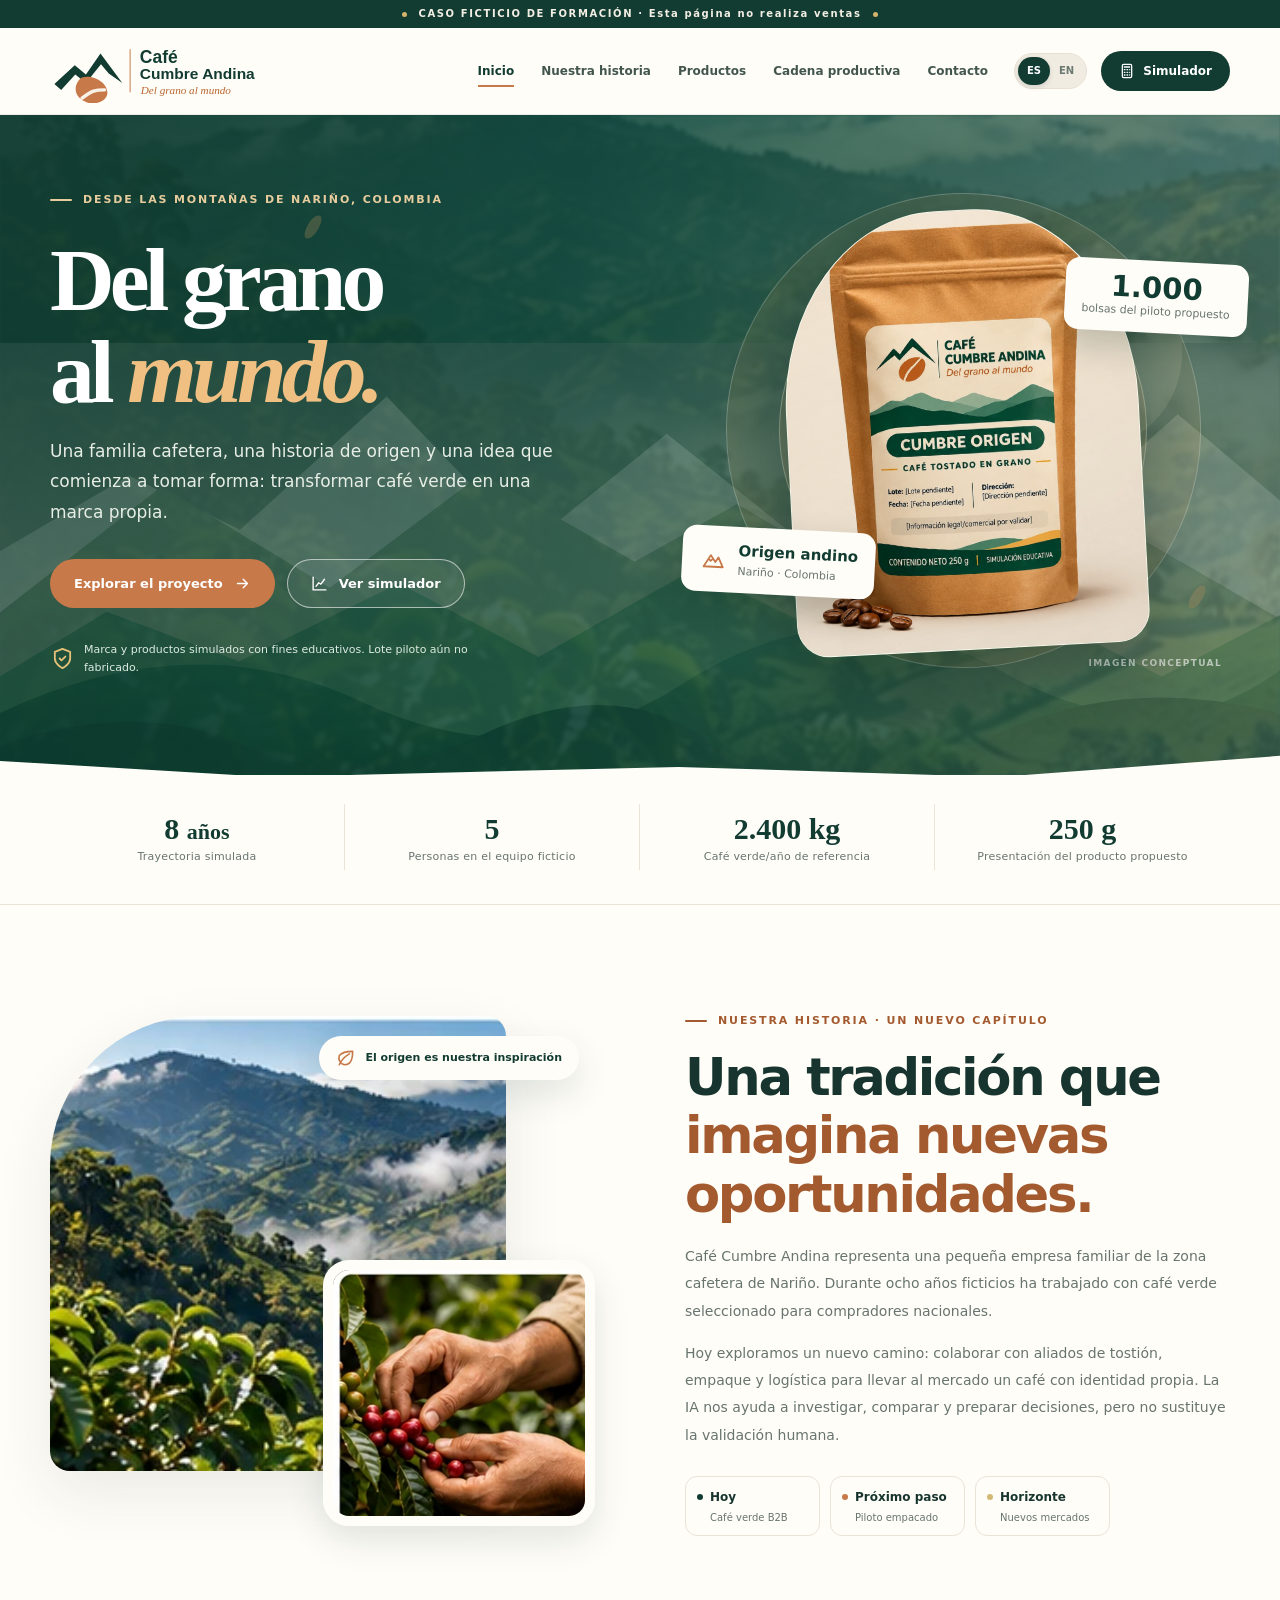
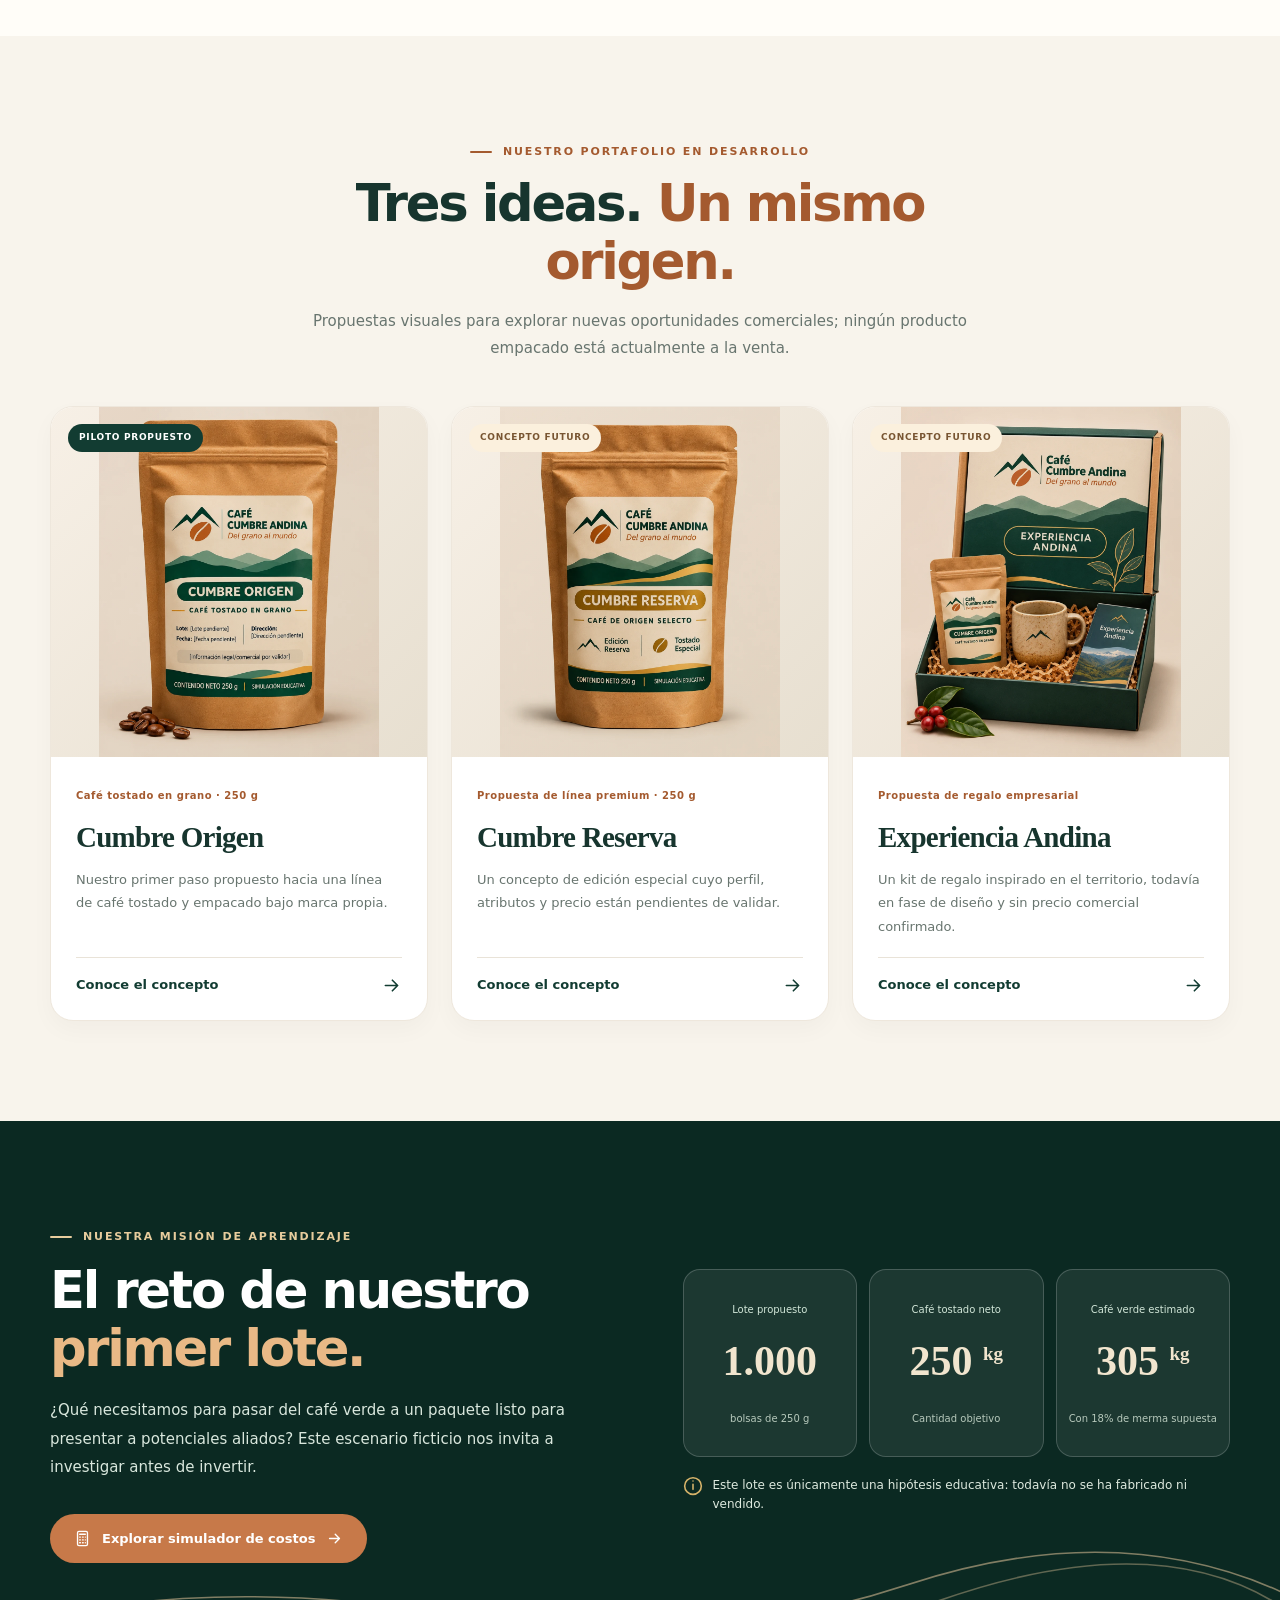
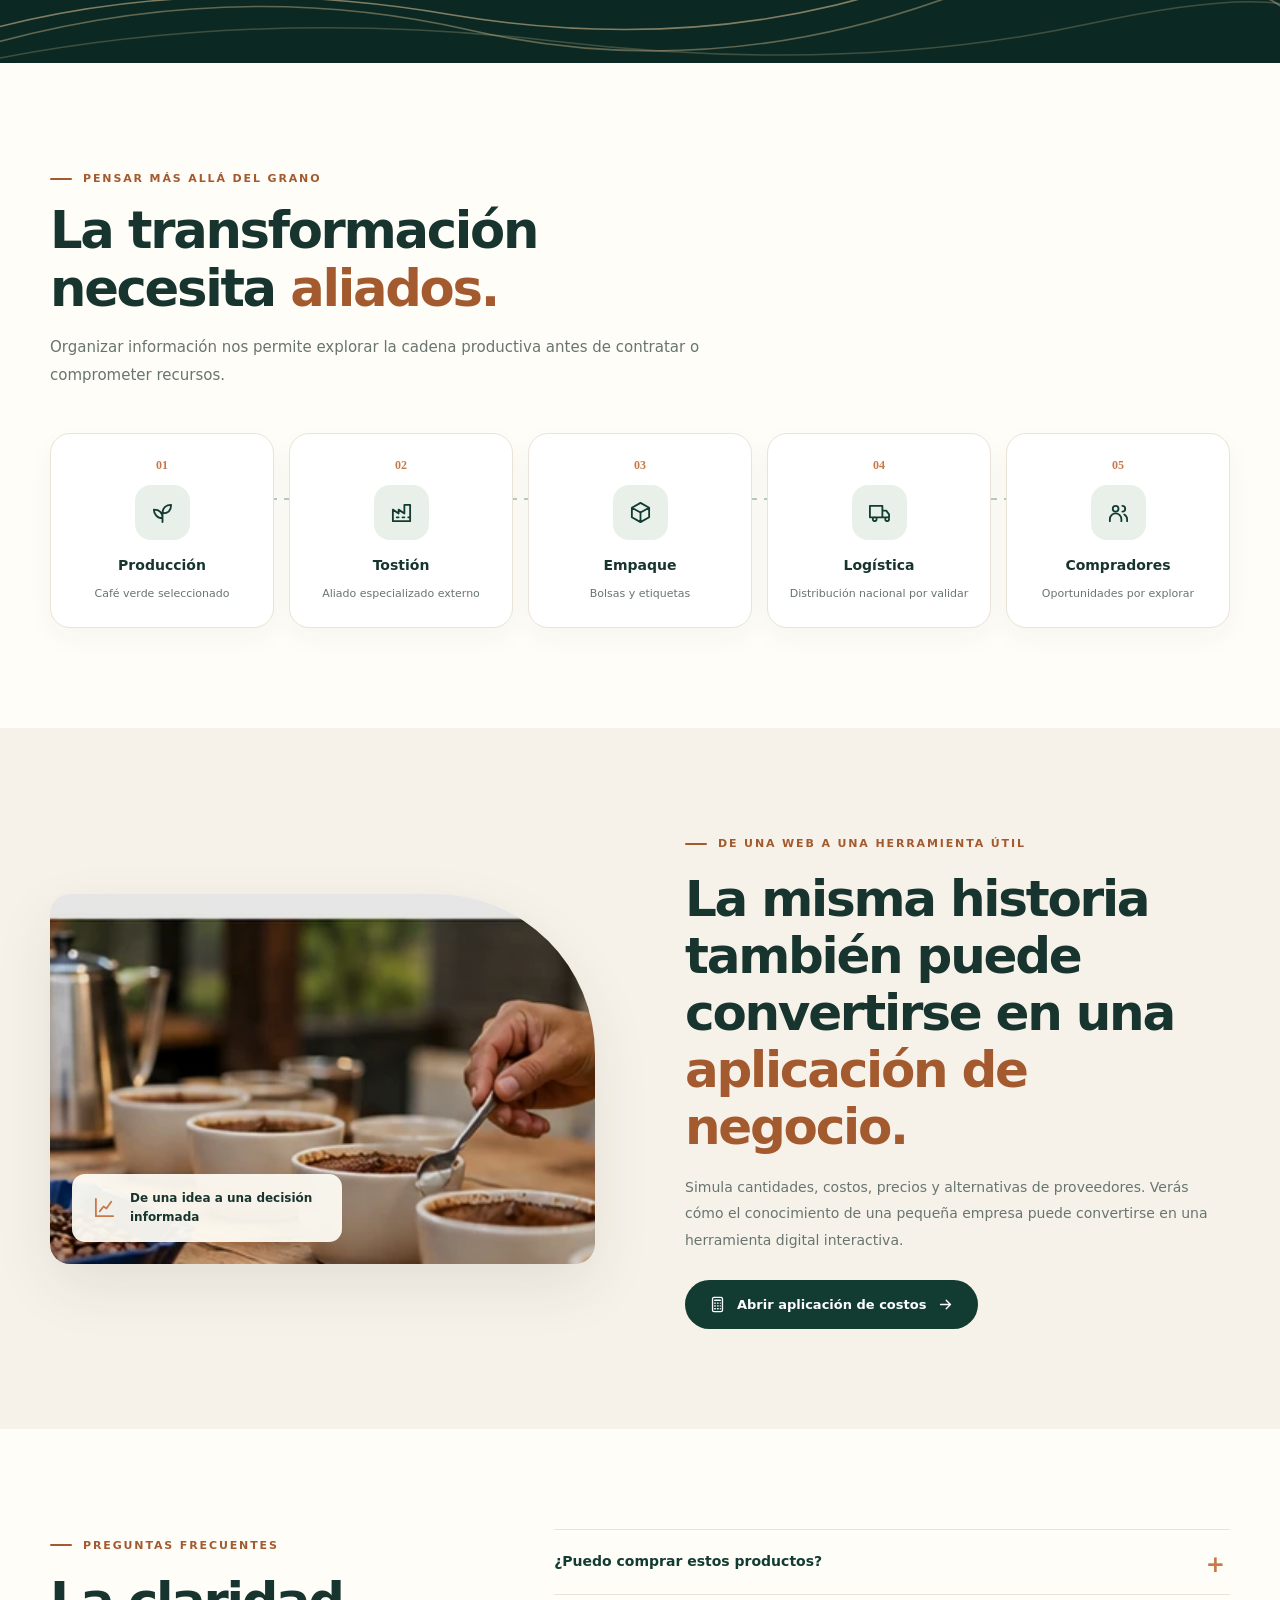
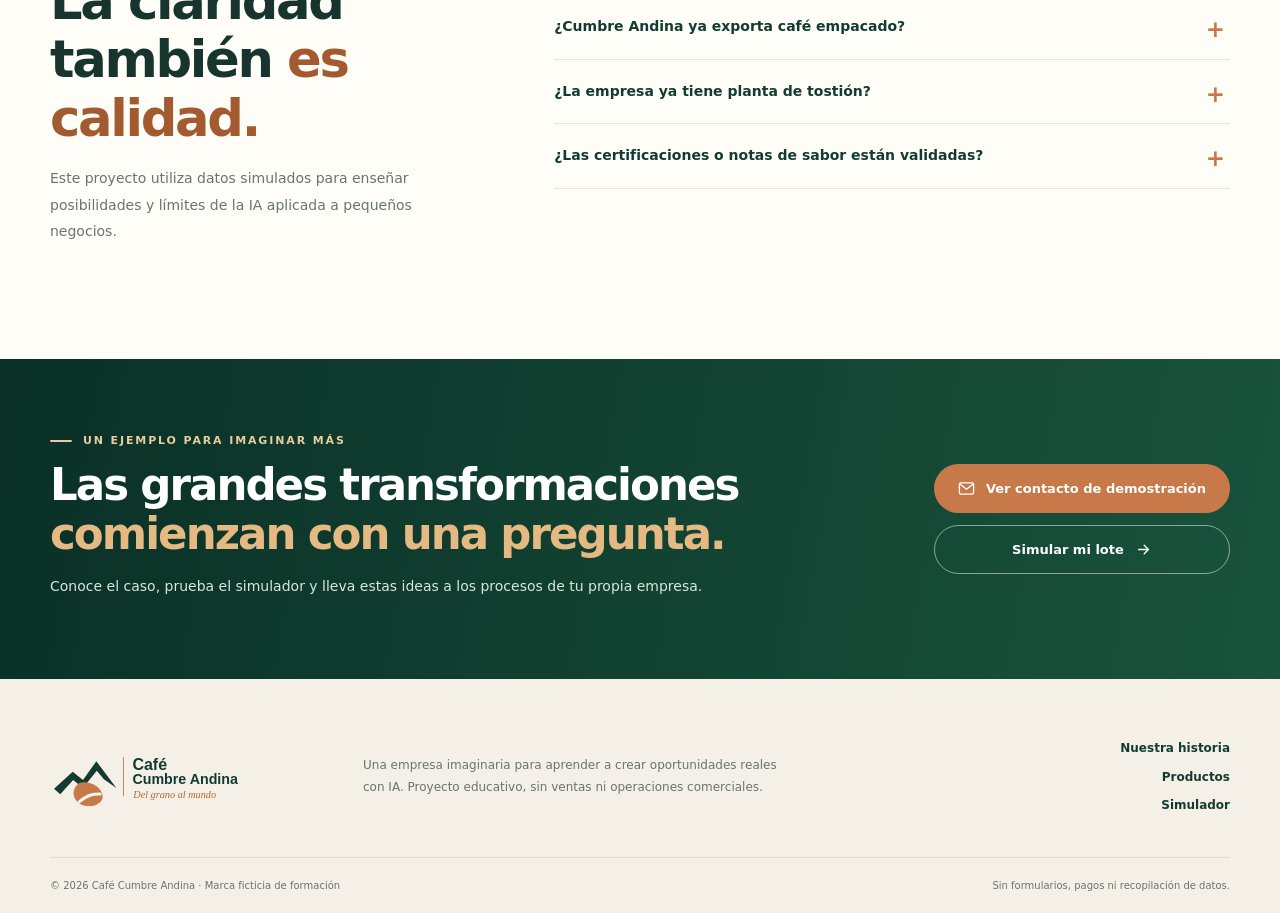
<file: index.html>
<!doctype html>
<html lang="es">
<head>
  <meta charset="utf-8" />
  <meta name="viewport" content="width=device-width, initial-scale=1" />
  <meta name="theme-color" content="#103e32" />
  <meta name="description" content="Café Cumbre Andina: del grano al mundo. Caso ficticio educativo de transformación de una mipyme cafetera de Nariño." />
  <title>Café Cumbre Andina | Del grano al mundo</title>
  <link rel="icon" type="image/svg+xml" href="assets/images/sello-montana.svg" />
  <link rel="stylesheet" href="assets/css/styles.css" />
  <script src="assets/js/common.js" defer></script>
</head>
<body data-page="landing">
  <a class="skip-link" href="#contenido" data-i18n="skip">Saltar al contenido</a>
  <div class="demo-strip"><span class="demo-dot"></span><span data-i18n="demoBanner">CASO FICTICIO DE FORMACIÓN · Esta página no realiza ventas</span><span class="demo-dot"></span></div>
  <header class="site-header" id="arriba">
    <div class="container nav-inner">
      <a class="brand" href="index.html" aria-label="Café Cumbre Andina — Inicio"><img src="assets/images/logo-cumbre.svg" alt="Café Cumbre Andina · Del grano al mundo" /></a>
      <button class="menu-trigger" type="button" aria-controls="main-nav" aria-expanded="false" data-i18n-aria="menuToggle"><span class="hamburger"><i></i><i></i><i></i></span><span data-i18n="menu">Menú</span></button>
      <nav class="main-nav" id="main-nav" aria-label="Navegación principal">
        <a href="#inicio" class="nav-link is-active" data-i18n="home">Inicio</a>
        <a href="#historia" class="nav-link" data-i18n="ourStory">Nuestra historia</a>
        <a href="#productos" class="nav-link" data-i18n="products">Productos</a>
        <a href="#cadena" class="nav-link" data-i18n="chain">Cadena productiva</a>
        <a href="#contacto" class="nav-link" data-i18n="contact">Contacto</a>
      </nav>
      <div class="nav-actions">
        <div class="language-switch" role="group" aria-label="Idioma / Language"><button type="button" data-lang="es" aria-pressed="true">ES</button><button type="button" data-lang="en" aria-pressed="false">EN</button></div>
        <a class="nav-cta" href="simulador.html"><span class="icon" data-icon="calculator"></span><span data-i18n="trySimulator">Simulador</span></a>
      </div>
    </div>
  </header>
  <main id="contenido">
    <section class="hero" id="inicio" aria-labelledby="hero-title">
      <div class="hero-photo"></div><div class="hero-mountains"></div><div class="hero-grain one"></div><div class="hero-grain two"></div>
      <div class="container hero-layout">
        <div class="hero-copy reveal">
          <span class="eyebrow light"><span class="mini-line"></span><span data-i18n="heroEyebrow">DESDE LAS MONTAÑAS DE NARIÑO, COLOMBIA</span></span>
          <h1 id="hero-title" data-i18n="heroTitle">Del grano<br />al <em>mundo.</em></h1>
          <p class="hero-lede" data-i18n="heroText">Una familia cafetera, una historia de origen y una idea que comienza a tomar forma: transformar café verde en una marca propia.</p>
          <div class="hero-actions"><a class="button button-copper" href="#historia"><span data-i18n="exploreProject">Explorar el proyecto</span><span class="icon" data-icon="arrow-right"></span></a><a class="button button-ghost" href="simulador.html"><span class="icon" data-icon="chart"></span><span data-i18n="viewSimulation">Ver simulador</span></a></div>
          <div class="hero-kicker"><span class="icon" data-icon="shield"></span><span data-i18n="heroDisclosure">Marca y productos simulados con fines educativos. Lote piloto aún no fabricado.</span></div>
        </div>
        <div class="hero-showcase reveal">
          <div class="glass-ring ring-one"></div><div class="glass-ring ring-two"></div>
          <div class="hero-product-wrap"><img class="hero-product" src="assets/images/cumbre-origen.webp" alt="Bolsa conceptual Cumbre Origen de café tostado en grano, 250 gramos" /></div>
          <div class="floating-label float-origin"><span class="icon" data-icon="mountain"></span><div><strong data-i18n="originBadge">Origen andino</strong><small data-i18n="fromNarino">Nariño · Colombia</small></div></div>
          <div class="floating-label float-pilot"><strong>1.000</strong><small data-i18n="pilotBags">bolsas del piloto propuesto</small></div>
          <span class="hero-item-stamp" data-i18n="imageConcept">IMAGEN CONCEPTUAL</span>
        </div>
      </div>
      <div class="hero-bottom-wave" aria-hidden="true"></div>
    </section>

    <section class="quick-stats" aria-label="Información de la empresa ficticia">
      <div class="container quick-stats-grid">
        <div><strong>8 <span data-i18n="years">años</span></strong><span data-i18n="simulatedHistory">Trayectoria simulada</span></div>
        <div><strong>5</strong><span data-i18n="smallTeam">Personas en el equipo ficticio</span></div>
        <div><strong>2.400 kg</strong><span data-i18n="currentGreen">Café verde/año de referencia</span></div>
        <div><strong>250 g</strong><span data-i18n="proposedProduct">Presentación del producto propuesto</span></div>
      </div>
    </section>

    <section class="section story-section" id="historia">
      <div class="container story-grid">
        <div class="story-photos reveal"><div class="story-main-photo"><img src="assets/images/paisaje-narino.webp" alt="Paisaje de montaña cafetera andina de referencia" /></div><div class="story-side-photo"><img src="assets/images/cosecha-cafe.webp" alt="Manos seleccionando cerezas maduras de café" /></div><div class="story-photo-label"><span class="icon" data-icon="leaf"></span><span data-i18n="territory">El origen es nuestra inspiración</span></div></div>
        <div class="story-copy reveal"><span class="eyebrow"><span class="mini-line"></span><span data-i18n="storyEyebrow">NUESTRA HISTORIA · UN NUEVO CAPÍTULO</span></span><h2 data-i18n="storyTitle">Una tradición que <em>imagina nuevas oportunidades.</em></h2><p data-i18n="storyP1">Café Cumbre Andina representa una pequeña empresa familiar de la zona cafetera de Nariño. Durante ocho años ficticios ha trabajado con café verde seleccionado para compradores nacionales.</p><p data-i18n="storyP2">Hoy exploramos un nuevo camino: colaborar con aliados de tostión, empaque y logística para llevar al mercado un café con identidad propia. La IA nos ayuda a investigar, comparar y preparar decisiones, pero no sustituye la validación humana.</p>
        <div class="state-pills"><span><span class="state-dot current"></span><b data-i18n="now">Hoy</b><small data-i18n="nowDesc">Café verde B2B</small></span><span><span class="state-dot planning"></span><b data-i18n="nextStep">Próximo paso</b><small data-i18n="nextDesc">Piloto empacado</small></span><span><span class="state-dot horizon"></span><b data-i18n="horizon">Horizonte</b><small data-i18n="horizonDesc">Nuevos mercados</small></span></div>
        </div>
      </div>
    </section>

    <section class="section products-section" id="productos">
      <div class="container"><div class="section-heading center reveal"><span class="eyebrow"><span class="mini-line"></span><span data-i18n="collections">NUESTRO PORTAFOLIO EN DESARROLLO</span></span><h2 data-i18n="productTitle">Tres ideas. <em>Un mismo origen.</em></h2><p data-i18n="productIntro">Propuestas visuales para explorar nuevas oportunidades comerciales; ningún producto empacado está actualmente a la venta.</p></div>
        <div class="product-grid">
          <article class="product-card reveal"><div class="product-media"><span class="state-tag tag-planned" data-i18n="pilotTag">PILOTO PROPUESTO</span><img src="assets/images/cumbre-origen.webp" alt="Prototipo de bolsa de café Cumbre Origen, 250 g" /></div><div class="product-info"><span class="small-eyebrow" data-i18n="coffeeInBeans">Café tostado en grano · 250 g</span><h3>Cumbre Origen</h3><p data-i18n="originDesc">Nuestro primer paso propuesto hacia una línea de café tostado y empacado bajo marca propia.</p><button type="button" class="product-more" data-product="origen"><span data-i18n="moreDetails">Conoce el concepto</span><span class="icon" data-icon="arrow-right"></span></button></div></article>
          <article class="product-card reveal"><div class="product-media"><span class="state-tag tag-future" data-i18n="futureConcept">CONCEPTO FUTURO</span><img src="assets/images/cumbre-reserva.webp" alt="Concepto visual de bolsa Cumbre Reserva, sin producto fabricado" /></div><div class="product-info"><span class="small-eyebrow" data-i18n="futureLine">Propuesta de línea premium · 250 g</span><h3>Cumbre Reserva</h3><p data-i18n="reserveDesc">Un concepto de edición especial cuyo perfil, atributos y precio están pendientes de validar.</p><button type="button" class="product-more" data-product="reserva"><span data-i18n="moreDetails">Conoce el concepto</span><span class="icon" data-icon="arrow-right"></span></button></div></article>
          <article class="product-card reveal"><div class="product-media"><span class="state-tag tag-future" data-i18n="futureConcept">CONCEPTO FUTURO</span><img src="assets/images/experiencia-andina.webp" alt="Concepto de estuche de regalo Experiencia Andina" /></div><div class="product-info"><span class="small-eyebrow" data-i18n="giftProposal">Propuesta de regalo empresarial</span><h3>Experiencia Andina</h3><p data-i18n="giftDesc">Un kit de regalo inspirado en el territorio, todavía en fase de diseño y sin precio comercial confirmado.</p><button type="button" class="product-more" data-product="experiencia"><span data-i18n="moreDetails">Conoce el concepto</span><span class="icon" data-icon="arrow-right"></span></button></div></article>
        </div>
      </div>
    </section>

    <section class="pilot-section section" id="piloto"><div class="container pilot-layout"><div class="pilot-copy reveal"><span class="eyebrow light"><span class="mini-line"></span><span data-i18n="pilotEyebrow">NUESTRA MISIÓN DE APRENDIZAJE</span></span><h2 data-i18n="pilotTitle">El reto de nuestro <em>primer lote.</em></h2><p data-i18n="pilotText">¿Qué necesitamos para pasar del café verde a un paquete listo para presentar a potenciales aliados? Este escenario ficticio nos invita a investigar antes de invertir.</p><a href="simulador.html" class="button button-copper"><span class="icon" data-icon="calculator"></span><span data-i18n="openSimulator">Explorar simulador de costos</span><span class="icon" data-icon="arrow-right"></span></a></div><div class="pilot-metrics reveal"><div><small data-i18n="plannedRun">Lote propuesto</small><strong>1.000</strong><span data-i18n="unitsOf250">bolsas de 250 g</span></div><div><small data-i18n="netRoasted">Café tostado neto</small><strong>250 <sup>kg</sup></strong><span data-i18n="netEstimated">Cantidad objetivo</span></div><div><small data-i18n="greenNeeded">Café verde estimado</small><strong>305 <sup>kg</sup></strong><span data-i18n="roastLoss">Con 18% de merma supuesta</span></div><p><span class="icon" data-icon="info"></span><span data-i18n="notFinished">Este lote es únicamente una hipótesis educativa: todavía no se ha fabricado ni vendido.</span></p></div></div></section>

    <section class="section chain-section" id="cadena"><div class="container"><div class="section-heading reveal"><span class="eyebrow"><span class="mini-line"></span><span data-i18n="chainEyebrow">PENSAR MÁS ALLÁ DEL GRANO</span></span><h2 data-i18n="chainTitle">La transformación necesita <em>aliados.</em></h2><p data-i18n="chainText">Organizar información nos permite explorar la cadena productiva antes de contratar o comprometer recursos.</p></div><div class="chain-track">
      <div class="chain-item reveal"><div class="chain-index">01</div><div class="chain-ico"><span class="icon" data-icon="sprout"></span></div><h3 data-i18n="stepProduction">Producción</h3><p data-i18n="stepProductionDesc">Café verde seleccionado</p></div>
      <div class="chain-item reveal"><div class="chain-index">02</div><div class="chain-ico"><span class="icon" data-icon="factory"></span></div><h3 data-i18n="stepRoast">Tostión</h3><p data-i18n="stepRoastDesc">Aliado especializado externo</p></div>
      <div class="chain-item reveal"><div class="chain-index">03</div><div class="chain-ico"><span class="icon" data-icon="package"></span></div><h3 data-i18n="stepPackage">Empaque</h3><p data-i18n="stepPackageDesc">Bolsas y etiquetas</p></div>
      <div class="chain-item reveal"><div class="chain-index">04</div><div class="chain-ico"><span class="icon" data-icon="truck"></span></div><h3 data-i18n="stepLogistics">Logística</h3><p data-i18n="stepLogisticsDesc">Distribución nacional por validar</p></div>
      <div class="chain-item reveal"><div class="chain-index">05</div><div class="chain-ico"><span class="icon" data-icon="users"></span></div><h3 data-i18n="stepBuyers">Compradores</h3><p data-i18n="stepBuyersDesc">Oportunidades por explorar</p></div>
    </div></div></section>

    <section class="section growth-section"><div class="container growth-grid"><div class="growth-visual reveal"><img src="assets/images/preparacion-muestras.webp" alt="Preparación de muestras de café para evaluación" /><div class="growth-overlay"><span class="icon" data-icon="chart"></span><span data-i18n="growthCaption">De una idea a una decisión informada</span></div></div><div class="growth-copy reveal"><span class="eyebrow"><span class="mini-line"></span><span data-i18n="toolsEyebrow">DE UNA WEB A UNA HERRAMIENTA ÚTIL</span></span><h2 data-i18n="growthTitle">La misma historia también puede convertirse en una <em>aplicación de negocio.</em></h2><p data-i18n="growthText">Simula cantidades, costos, precios y alternativas de proveedores. Verás cómo el conocimiento de una pequeña empresa puede convertirse en una herramienta digital interactiva.</p><a class="button button-green" href="simulador.html"><span class="icon" data-icon="calculator"></span><span data-i18n="launchApp">Abrir aplicación de costos</span><span class="icon" data-icon="arrow-right"></span></a></div></div></section>

    <section class="section faq-section" id="preguntas"><div class="container faq-grid"><div class="reveal"><span class="eyebrow"><span class="mini-line"></span><span data-i18n="questions">PREGUNTAS FRECUENTES</span></span><h2 data-i18n="faqTitle">La claridad también <em>es calidad.</em></h2><p data-i18n="faqIntro">Este proyecto utiliza datos simulados para enseñar posibilidades y límites de la IA aplicada a pequeños negocios.</p></div><div class="faq-list reveal">
      <details><summary data-i18n="faqQ1">¿Puedo comprar estos productos?</summary><p data-i18n="faqA1">No. Café Cumbre Andina es una marca ficticia creada para formación y el lote de café empacado solo está propuesto.</p></details>
      <details><summary data-i18n="faqQ2">¿Cumbre Andina ya exporta café empacado?</summary><p data-i18n="faqA2">No. La internacionalización es una posibilidad que requeriría verificar normas, mercado, costos y capacidades.</p></details>
      <details><summary data-i18n="faqQ3">¿La empresa ya tiene planta de tostión?</summary><p data-i18n="faqA3">No. El caso estudia contratar un servicio de tostión externo para el piloto.</p></details>
      <details><summary data-i18n="faqQ4">¿Las certificaciones o notas de sabor están validadas?</summary><p data-i18n="faqA4">No. No hay certificaciones, premios ni puntajes oficiales verificados y no se atribuyen a la marca.</p></details>
    </div></div></section>

    <section class="contact-section" id="contacto"><div class="container contact-content"><div class="reveal"><span class="eyebrow light"><span class="mini-line"></span><span data-i18n="contactEyebrow">UN EJEMPLO PARA IMAGINAR MÁS</span></span><h2 data-i18n="contactTitle">Las grandes transformaciones <em>comienzan con una pregunta.</em></h2><p data-i18n="contactText">Conoce el caso, prueba el simulador y lleva estas ideas a los procesos de tu propia empresa.</p></div><div class="contact-actions reveal"><button class="button button-copper" type="button" id="demo-contact"><span class="icon" data-icon="mail"></span><span data-i18n="demoContact">Ver contacto de demostración</span></button><a class="button button-outline-light" href="simulador.html"><span data-i18n="simulate">Simular mi lote</span><span class="icon" data-icon="arrow-right"></span></a></div></div></section>
  </main>
  <footer class="site-footer"><div class="container footer-top"><a href="index.html" class="footer-brand"><img src="assets/images/logo-cumbre.svg" alt="Café Cumbre Andina" /></a><p data-i18n="footerDesc">Una empresa imaginaria para aprender a crear oportunidades reales con IA. Proyecto educativo, sin ventas ni operaciones comerciales.</p><div class="footer-links"><a href="#historia" data-i18n="ourStory">Nuestra historia</a><a href="#productos" data-i18n="products">Productos</a><a href="simulador.html" data-i18n="trySimulator">Simulador</a></div></div><div class="container footer-bottom"><span>© <span id="year">2026</span> Café Cumbre Andina · <span data-i18n="fictionalBrand">Marca ficticia de formación</span></span><span data-i18n="privacy">Sin formularios, pagos ni recopilación de datos.</span></div></footer>

  <dialog class="modal" id="product-dialog" aria-labelledby="product-modal-title"><button class="modal-close" type="button" data-close-dialog aria-label="Cerrar">×</button><div class="modal-inner"><span class="eyebrow" data-i18n="productSheet">FICHA DE CONCEPTO</span><h2 id="product-modal-title">Cumbre Origen</h2><p id="product-modal-desc"></p><div class="modal-facts" id="product-modal-facts"></div><p class="modal-note"><span class="icon" data-icon="info"></span><span data-i18n="conceptDisclosure">Esta ficha es parte de un caso ficticio; no constituye una oferta comercial real.</span></p></div></dialog>
  <dialog class="modal" id="contact-dialog" aria-labelledby="contact-modal-title"><button class="modal-close" type="button" data-close-dialog aria-label="Cerrar">×</button><div class="modal-inner"><span class="eyebrow" data-i18n="demoOnly">DEMOSTRACIÓN SIN ENVÍO</span><h2 id="contact-modal-title" data-i18n="contactModalTitle">Contacto de ejemplo</h2><p data-i18n="contactModalDesc">Este prototipo no recibe mensajes ni recopila datos. Los medios de contacto están deshabilitados deliberadamente porque la empresa es ficticia.</p><div class="not-contact"><span class="icon" data-icon="mail"></span><span data-i18n="noRealContact">[CONTACTO DE DEMOSTRACIÓN — NO OPERATIVO]</span></div><button type="button" class="button button-green" data-close-dialog data-i18n="understood">Entendido</button></div></dialog>
  <div class="toast" role="status" aria-live="polite" id="toast"></div>
</body>
</html>
</file>
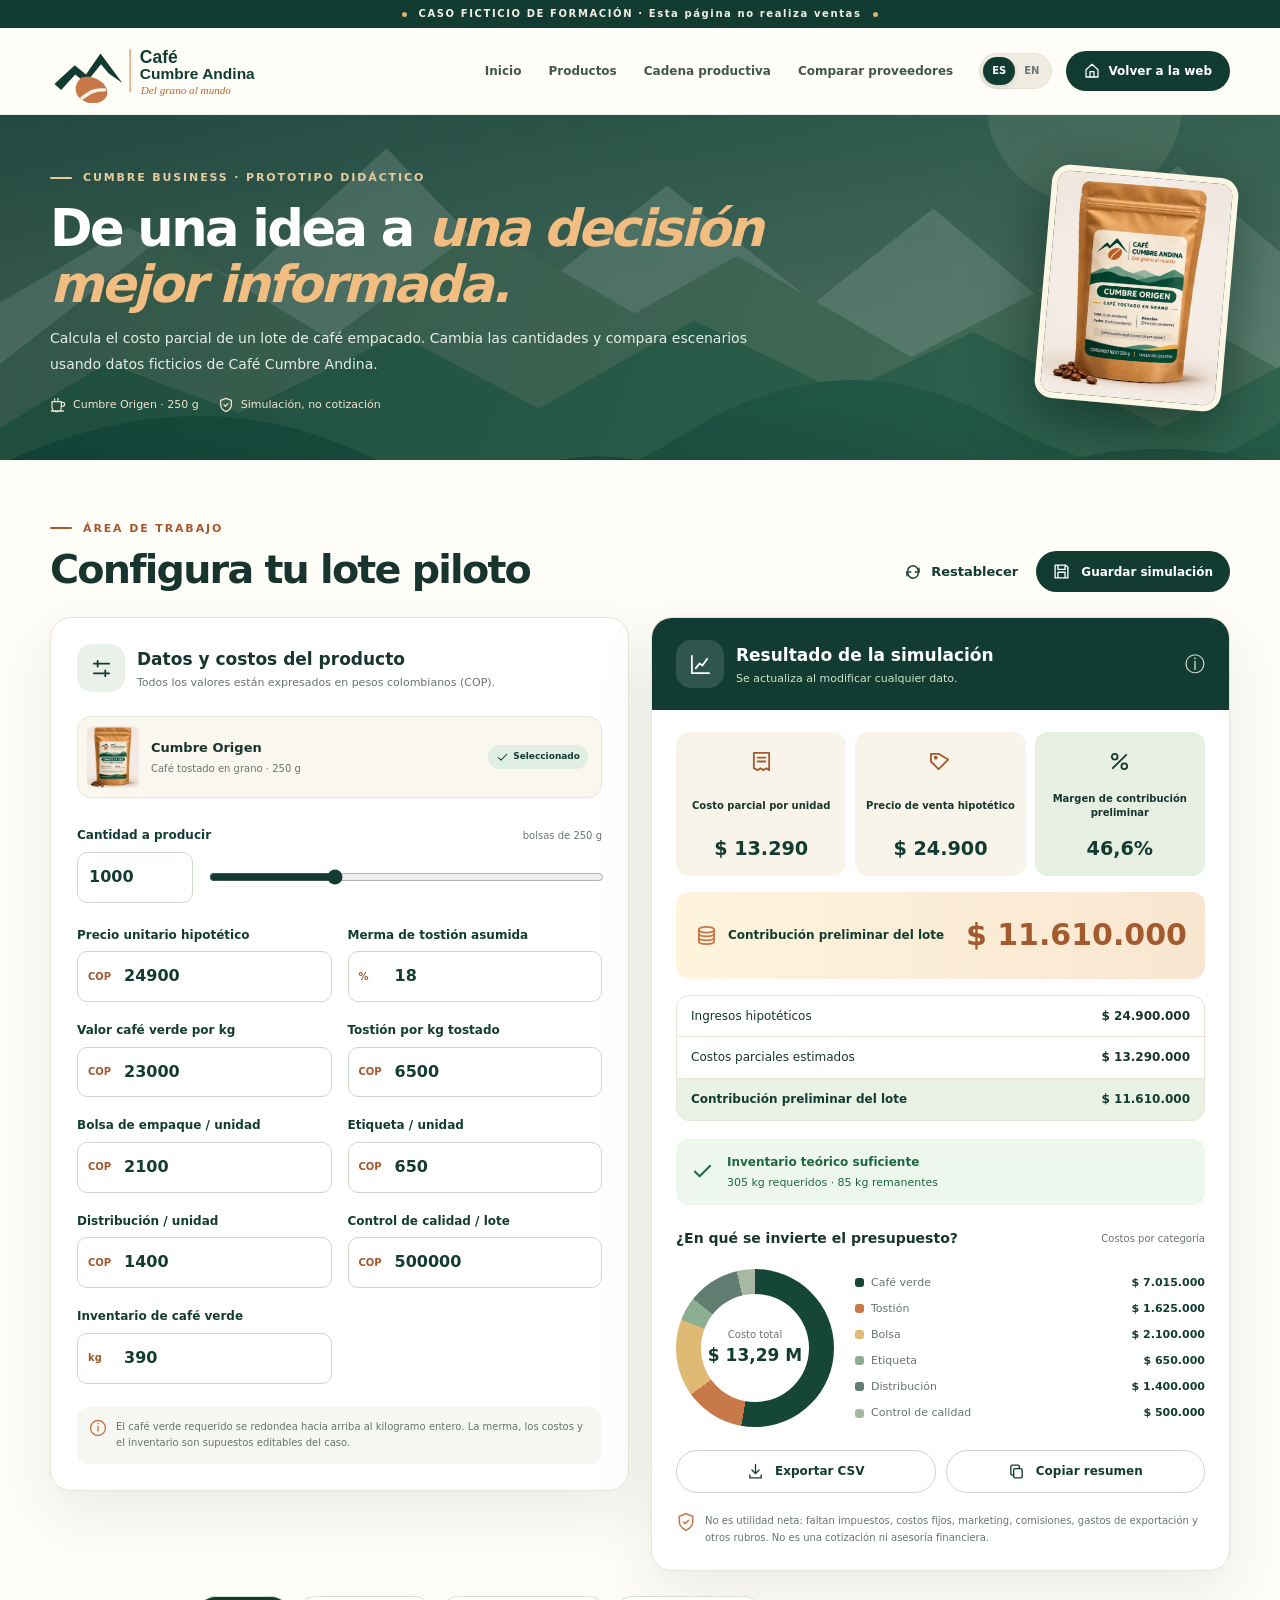
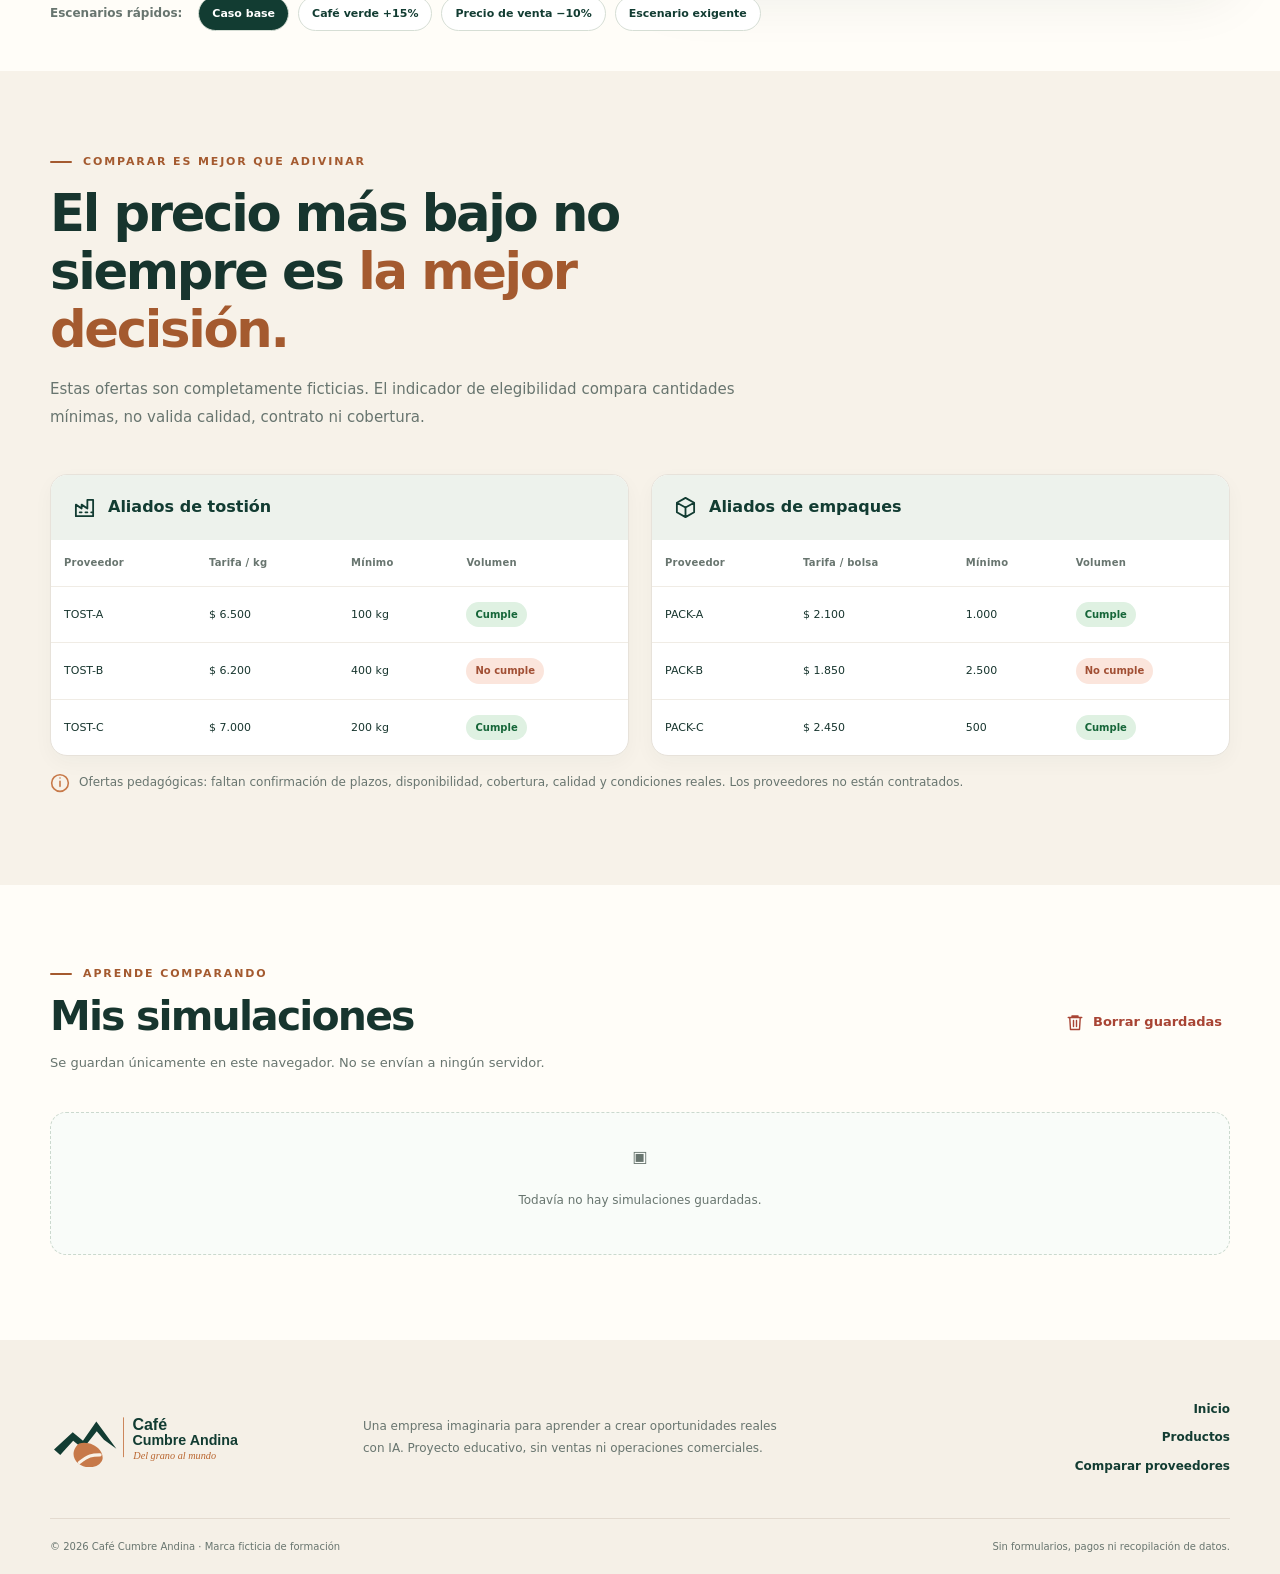
<file: simulador.html>
<!doctype html>
<html lang="es">
<head>
  <meta charset="utf-8" />
  <meta name="viewport" content="width=device-width, initial-scale=1" />
  <meta name="theme-color" content="#103e32" />
  <meta name="description" content="Simulador educativo de costos de café empacado: un lote propuesto de Café Cumbre Andina. Datos ficticios en pesos colombianos." />
  <title>Simulador de costos | Café Cumbre Andina</title>
  <link rel="icon" type="image/svg+xml" href="assets/images/sello-montana.svg" />
  <link rel="stylesheet" href="assets/css/styles.css" />
  <script src="assets/js/common.js" defer></script>
  <script src="assets/js/calculos.js" defer></script>
  <script src="assets/js/simulador.js" defer></script>
</head>
<body data-page="simulador">
  <a class="skip-link" href="#contenido" data-i18n="skip">Saltar al contenido</a>
  <div class="demo-strip"><span class="demo-dot"></span><span data-i18n="demoBanner">CASO FICTICIO DE FORMACIÓN · Esta página no realiza ventas</span><span class="demo-dot"></span></div>
  <header class="site-header"><div class="container nav-inner">
    <a class="brand" href="index.html" aria-label="Café Cumbre Andina — Inicio"><img src="assets/images/logo-cumbre.svg" alt="Café Cumbre Andina · Del grano al mundo" /></a>
    <button class="menu-trigger" type="button" aria-controls="main-nav" aria-expanded="false" data-i18n-aria="menuToggle"><span class="hamburger"><i></i><i></i><i></i></span><span data-i18n="menu">Menú</span></button>
    <nav class="main-nav" id="main-nav" aria-label="Navegación principal"><a href="index.html" class="nav-link" data-i18n="home">Inicio</a><a href="index.html#productos" class="nav-link" data-i18n="products">Productos</a><a href="index.html#cadena" class="nav-link" data-i18n="chain">Cadena productiva</a><a href="#comparar" class="nav-link" data-i18n="compareSuppliers">Comparar proveedores</a></nav>
    <div class="nav-actions"><div class="language-switch" role="group" aria-label="Idioma / Language"><button type="button" data-lang="es" aria-pressed="true">ES</button><button type="button" data-lang="en" aria-pressed="false">EN</button></div><a class="nav-cta" href="index.html"><span class="icon" data-icon="home"></span><span data-i18n="returnWeb">Volver a la web</span></a></div>
  </div></header>
  <main id="contenido">
    <section class="sim-hero"><div class="container sim-hero-layout"><div><span class="eyebrow light"><span class="mini-line"></span><span data-i18n="simEyebrow">CUMBRE BUSINESS · PROTOTIPO DIDÁCTICO</span></span><h1 data-i18n="simTitle">De una idea a <em>una decisión mejor informada.</em></h1><p data-i18n="simIntro">Calcula el costo parcial de un lote de café empacado. Cambia las cantidades y compara escenarios usando datos ficticios de Café Cumbre Andina.</p><div class="hero-meta"><span><span class="icon" data-icon="coffee"></span> Cumbre Origen · 250 g</span><span><span class="icon" data-icon="shield"></span><span data-i18n="educationalOnly">Simulación, no cotización</span></span></div></div><img class="sim-hero-product" src="assets/images/cumbre-origen.webp" alt="Concepto de empaque Cumbre Origen 250 g" /></div></section>
    <div class="container sim-main">
      <div class="sim-topline"><div><span class="eyebrow"><span class="mini-line"></span><span data-i18n="simWorkspace">ÁREA DE TRABAJO</span></span><h2 data-i18n="simConfig">Configura tu lote piloto</h2></div><div class="sim-scenario-actions"><button type="button" class="text-button" id="reset-sim"><span class="icon" data-icon="refresh"></span><span data-i18n="reset">Restablecer</span></button><button type="button" class="button button-green small" id="save-sim"><span class="icon" data-icon="save"></span><span data-i18n="saveSimulation">Guardar simulación</span></button></div></div>
      <div class="sim-layout">
        <section class="sim-form-panel" aria-labelledby="config-title">
          <div class="panel-title"><span class="panel-icon"><span class="icon" data-icon="sliders"></span></span><div><h3 id="config-title" data-i18n="productConfig">Datos y costos del producto</h3><p data-i18n="productConfigSubtitle">Todos los valores están expresados en pesos colombianos (COP).</p></div></div>
          <div class="product-select-card"><img src="assets/images/cumbre-origen.webp" alt="Bolsa Cumbre Origen" /><div><strong>Cumbre Origen</strong><small data-i18n="beans250">Café tostado en grano · 250 g</small></div><span class="selected-pill"><span class="icon" data-icon="check"></span><span data-i18n="selected">Seleccionado</span></span></div>
          <form id="cost-form" novalidate>
            <div class="form-group wide"><div class="form-label"><label for="qty" data-i18n="quantity">Cantidad a producir</label><span class="helper" data-i18n="unitBags">bolsas de 250 g</span></div><div class="number-pair"><input id="qty" name="qty" type="number" min="100" max="10000" step="50" value="1000" required /><input id="qty-range" type="range" min="100" max="3000" step="50" value="1000" aria-label="Cantidad a producir" /></div></div>
            <div class="form-grid">
              <div class="form-group"><label for="price" data-i18n="salePrice">Precio unitario hipotético</label><div class="input-prefix"><span>COP</span><input id="price" name="price" type="number" min="0" max="1000000" step="100" value="24900" required /></div></div>
              <div class="form-group"><label for="loss" data-i18n="roastingLoss">Merma de tostión asumida</label><div class="input-prefix"><span>%</span><input id="loss" name="loss" type="number" min="0" max="60" step="1" value="18" required /></div></div>
              <div class="form-group"><label for="green" data-i18n="greenBeanCost">Valor café verde por kg</label><div class="input-prefix"><span>COP</span><input id="green" name="green" type="number" min="0" max="1000000" step="500" value="23000" required /></div></div>
              <div class="form-group"><label for="roasting" data-i18n="roastingService">Tostión por kg tostado</label><div class="input-prefix"><span>COP</span><input id="roasting" name="roasting" type="number" min="0" max="1000000" step="100" value="6500" required /></div></div>
              <div class="form-group"><label for="packaging" data-i18n="packagingUnit">Bolsa de empaque / unidad</label><div class="input-prefix"><span>COP</span><input id="packaging" name="packaging" type="number" min="0" max="1000000" step="50" value="2100" required /></div></div>
              <div class="form-group"><label for="label" data-i18n="labelUnit">Etiqueta / unidad</label><div class="input-prefix"><span>COP</span><input id="label" name="label" type="number" min="0" max="1000000" step="50" value="650" required /></div></div>
              <div class="form-group"><label for="shipping" data-i18n="shippingUnit">Distribución / unidad</label><div class="input-prefix"><span>COP</span><input id="shipping" name="shipping" type="number" min="0" max="1000000" step="100" value="1400" required /></div></div>
              <div class="form-group"><label for="quality" data-i18n="qualityLot">Control de calidad / lote</label><div class="input-prefix"><span>COP</span><input id="quality" name="quality" type="number" min="0" max="50000000" step="10000" value="500000" required /></div></div>
              <div class="form-group"><label for="available" data-i18n="greenAvailable">Inventario de café verde</label><div class="input-prefix"><span>kg</span><input id="available" name="available" type="number" min="0" max="100000" step="1" value="390" required /></div></div>
            </div>
            <div class="input-footnote"><span class="icon" data-icon="info"></span><p data-i18n="simFootnote">El café verde requerido se redondea hacia arriba al kilogramo entero. La merma, los costos y el inventario son supuestos editables del caso.</p></div>
          </form>
        </section>

        <section class="sim-results-panel" aria-labelledby="results-title">
          <div class="panel-title result-heading"><span class="panel-icon light"><span class="icon" data-icon="chart"></span></span><div><h3 id="results-title" data-i18n="results">Resultado de la simulación</h3><p data-i18n="resultsSub">Se actualiza al modificar cualquier dato.</p></div><span class="info-corner" title="Cifras simuladas">ⓘ</span></div>
          <div id="sim-error" class="sim-error" role="alert" hidden></div>
          <div class="result-cards"><div class="result-card"><span class="icon" data-icon="receipt"></span><small data-i18n="unitCost">Costo parcial por unidad</small><strong id="out-unit">$13.290</strong></div><div class="result-card"><span class="icon" data-icon="tag"></span><small data-i18n="salePriceShort">Precio de venta hipotético</small><strong id="out-price">$24.900</strong></div><div class="result-card is-accent"><span class="icon" data-icon="percent"></span><small data-i18n="margin">Margen de contribución preliminar</small><strong id="out-margin">46,6%</strong></div></div>
          <div class="contribution-highlight"><div><span class="icon" data-icon="coins"></span><span data-i18n="estimatedContribution">Contribución preliminar del lote</span></div><strong id="out-contribution">$11.610.000</strong></div>
          <div class="summary-table"><div><span data-i18n="estimatedRevenue">Ingresos hipotéticos</span><strong id="out-revenue">$24.900.000</strong></div><div><span data-i18n="totalCosts">Costos parciales estimados</span><strong id="out-costs">$13.290.000</strong></div><div class="final"><span data-i18n="estimatedContribution">Contribución preliminar del lote</span><strong id="out-contribution-2">$11.610.000</strong></div></div>
          <div class="inventory-status" id="inventory-status"><span class="icon" data-icon="check"></span><div><strong id="out-inventory-title">Inventario teórico suficiente</strong><span id="out-inventory-desc">305 kg requeridos · 85 kg remanentes</span></div></div>
          <div class="cost-breakdown"><div class="section-mini-head"><h4 data-i18n="breakdownTitle">¿En qué se invierte el presupuesto?</h4><small data-i18n="costByCategory">Costos por categoría</small></div><div class="breakdown-content"><div class="donut" id="cost-donut"><div class="donut-center"><small data-i18n="totalCostShort">Costo total</small><strong id="donut-total">$13,29 M</strong></div></div><div class="breakdown-legend" id="breakdown-legend"></div></div></div>
          <div class="sim-buttons"><button id="csv-export" type="button" class="button button-outline-dark"><span class="icon" data-icon="download"></span><span data-i18n="exportCsv">Exportar CSV</span></button><button id="share-summary" type="button" class="button button-outline-dark"><span class="icon" data-icon="copy"></span><span data-i18n="copySummary">Copiar resumen</span></button></div>
          <p class="legal-note"><span class="icon" data-icon="shield"></span><span data-i18n="financialWarning">No es utilidad neta: faltan impuestos, costos fijos, marketing, comisiones, gastos de exportación y otros rubros. No es una cotización ni asesoría financiera.</span></p>
        </section>
      </div>
      <div class="scenario-row" aria-label="Escenarios de prueba"><span data-i18n="scenarioQuick">Escenarios rápidos:</span><button data-scenario="base" type="button" class="scenario-chip active" data-i18n="baseScenario">Caso base</button><button data-scenario="raw15" type="button" class="scenario-chip" data-i18n="rawMore">Café verde +15%</button><button data-scenario="price10" type="button" class="scenario-chip" data-i18n="priceLess">Precio de venta −10%</button><button data-scenario="both" type="button" class="scenario-chip" data-i18n="stressScenario">Escenario exigente</button></div>
    </div>

    <section class="section supplier-section" id="comparar"><div class="container"><div class="section-heading"><span class="eyebrow"><span class="mini-line"></span><span data-i18n="supplierEyebrow">COMPARAR ES MEJOR QUE ADIVINAR</span></span><h2 data-i18n="supplierTitle">El precio más bajo no siempre es <em>la mejor decisión.</em></h2><p data-i18n="supplierIntro">Estas ofertas son completamente ficticias. El indicador de elegibilidad compara cantidades mínimas, no valida calidad, contrato ni cobertura.</p></div><div class="supplier-grid"><div class="supplier-panel"><div class="supplier-heading"><span class="icon" data-icon="factory"></span><h3 data-i18n="roastSuppliers">Aliados de tostión</h3></div><div class="table-scroll"><table><thead><tr><th data-i18n="provider">Proveedor</th><th data-i18n="unitRate">Tarifa / kg</th><th data-i18n="minimum">Mínimo</th><th data-i18n="fitsVolume">Volumen</th></tr></thead><tbody id="roast-supplier-body"></tbody></table></div></div><div class="supplier-panel"><div class="supplier-heading"><span class="icon" data-icon="package"></span><h3 data-i18n="bagSuppliers">Aliados de empaques</h3></div><div class="table-scroll"><table><thead><tr><th data-i18n="provider">Proveedor</th><th data-i18n="unitRatePack">Tarifa / bolsa</th><th data-i18n="minimum">Mínimo</th><th data-i18n="fitsVolume">Volumen</th></tr></thead><tbody id="pack-supplier-body"></tbody></table></div></div></div><p class="supplier-note"><span class="icon" data-icon="info"></span><span data-i18n="supplierNote">Ofertas pedagógicas: faltan confirmación de plazos, disponibilidad, cobertura, calidad y condiciones reales. Los proveedores no están contratados.</span></p></div></section>

    <section class="section saved-section" id="guardadas"><div class="container"><div class="saved-header"><div><span class="eyebrow"><span class="mini-line"></span><span data-i18n="savedEyebrow">APRENDE COMPARANDO</span></span><h2 data-i18n="savedTitle">Mis simulaciones</h2><p data-i18n="savedIntro">Se guardan únicamente en este navegador. No se envían a ningún servidor.</p></div><button id="clear-saved" type="button" class="text-button danger"><span class="icon" data-icon="trash"></span><span data-i18n="clearSaved">Borrar guardadas</span></button></div><div class="saved-list" id="saved-list"><div class="empty-saved"><span class="icon" data-icon="bookmark"></span><p data-i18n="noSaved">Todavía no hay simulaciones guardadas.</p></div></div></div></section>
  </main>
  <footer class="site-footer"><div class="container footer-top"><a href="index.html" class="footer-brand"><img src="assets/images/logo-cumbre.svg" alt="Café Cumbre Andina" /></a><p data-i18n="footerDesc">Una empresa imaginaria para aprender a crear oportunidades reales con IA. Proyecto educativo, sin ventas ni operaciones comerciales.</p><div class="footer-links"><a href="index.html" data-i18n="home">Inicio</a><a href="index.html#productos" data-i18n="products">Productos</a><a href="#comparar" data-i18n="compareSuppliers">Comparar proveedores</a></div></div><div class="container footer-bottom"><span>© <span id="year">2026</span> Café Cumbre Andina · <span data-i18n="fictionalBrand">Marca ficticia de formación</span></span><span data-i18n="privacy">Sin formularios, pagos ni recopilación de datos.</span></div></footer>
  <div class="toast" role="status" aria-live="polite" id="toast"></div>
</body>
</html>
</file>
<file: assets/css/styles.css>
/* Café Cumbre Andina | Prototipo educativo v1.0 · CSS totalmente local */
:root{--forest:#123c32;--forest-dark:#0b2922;--forest-rich:#174f3f;--sage:#6c967f;--sage-light:#e8f0e9;--cream:#f9f5ee;--ivory:#f3eee4;--paper:#fffdf8;--copper:#c77949;--copper-deep:#a45a2f;--gold:#d5b36a;--slate:#2e4859;--ink:#17352e;--muted:#68756f;--border:#e9e3d8;--red:#b04036;--shadow:0 22px 60px rgba(20,42,32,.09);--shadow-md:0 14px 35px rgba(18,60,50,.12);--ease:cubic-bezier(.2,.8,.2,1)}
*,*::before,*::after{box-sizing:border-box}html{scroll-behavior:smooth;scroll-padding-top:115px}body{margin:0;background:var(--paper);color:var(--ink);font-family:system-ui,-apple-system,'Segoe UI',Arial,sans-serif;line-height:1.55;-webkit-font-smoothing:antialiased}img{display:block;max-width:100%}button,input{font:inherit}button{cursor:pointer}a{color:inherit}a:focus-visible,button:focus-visible,input:focus-visible,summary:focus-visible{outline:3px solid var(--copper);outline-offset:4px}button:disabled{opacity:.55;cursor:not-allowed}[hidden]{display:none!important}::selection{background:#c779499c;color:#fff}.container{width:min(1180px,calc(100% - 48px));margin-inline:auto}.section{padding:100px 0}.skip-link{position:absolute;top:-80px;left:16px;background:#fff;color:var(--forest);z-index:2000;padding:10px 20px;border-radius:9px}.skip-link:focus{top:14px}.icon{display:inline-flex;align-items:center;justify-content:center;flex:0 0 auto;vertical-align:middle}.icon svg{width:100%;height:100%;max-width:23px;max-height:23px;stroke:currentColor;stroke-width:1.9;stroke-linecap:round;stroke-linejoin:round;fill:none}.demo-strip{height:28px;background:var(--forest);display:flex;gap:12px;justify-content:center;align-items:center;color:#f3eee4;font-size:10px;font-weight:800;letter-spacing:.16em;text-align:center;padding:0 8px}.demo-dot{width:5px;height:5px;border-radius:50%;background:var(--gold)}
/* Nav */
.site-header{position:sticky;top:0;z-index:100;background:rgba(255,253,248,.97);backdrop-filter:blur(14px);border-bottom:1px solid rgba(26,59,43,.085)}.nav-inner{height:86px;display:flex;align-items:center;gap:26px}.brand{display:block;flex:0 0 267px;max-width:267px}.brand img{width:100%;height:auto}.main-nav{display:flex;align-items:center;gap:27px;margin-left:auto}.nav-link{position:relative;text-decoration:none;font-size:12px;font-weight:700;color:#42564d;padding:13px 0;white-space:nowrap;transition:color .2s}.nav-link::after{position:absolute;content:"";height:2px;background:var(--copper);bottom:6px;left:0;width:0;transition:width .3s}.nav-link:hover,.nav-link.is-active{color:var(--forest)}.nav-link:hover::after,.nav-link.is-active::after{width:100%}.nav-actions{display:flex;align-items:center;gap:14px}.language-switch{display:flex;align-items:center;border-radius:30px;padding:3px;background:#f1ece2;border:1px solid #e8e0d4}.language-switch button{border:0;background:transparent;border-radius:30px;padding:6px 9px;font-size:10px;font-weight:800;color:#6c7972}.language-switch button[aria-pressed=true]{background:var(--forest);color:#fff;box-shadow:0 2px 5px #0b292222}.nav-cta{display:inline-flex;gap:8px;align-items:center;color:#fff;text-decoration:none;background:var(--forest);border-radius:99px;padding:11px 18px;font-size:12px;font-weight:750;white-space:nowrap;transition:background .2s,transform .2s}.nav-cta:hover{background:#20634d;transform:translateY(-1px)}.nav-cta .icon{width:16px;height:16px}.menu-trigger{display:none;background:transparent;border:0;gap:10px;align-items:center;color:var(--forest);font-size:12px;font-weight:700}.hamburger{width:22px;display:flex;flex-direction:column;gap:4px}.hamburger i{display:block;height:2px;background:var(--forest);border-radius:2px}
/* Reusable */
.eyebrow{display:inline-flex;gap:11px;align-items:center;font-size:11px;line-height:1.4;font-weight:900;letter-spacing:.17em;color:var(--copper-deep);text-transform:uppercase}.eyebrow.light{color:#e7cc9d}.mini-line{height:2px;width:22px;background:currentColor;border-radius:2px}.button{display:inline-flex;align-items:center;justify-content:center;gap:11px;border-radius:100px;padding:15px 23px;min-height:49px;font-size:13px;font-weight:780;text-decoration:none;border:1.5px solid transparent;transition:transform .25s var(--ease),box-shadow .25s var(--ease),background .25s;line-height:1.2}.button .icon{width:17px;height:17px}.button:hover{transform:translateY(-2px);box-shadow:0 7px 22px #00000024}.button-copper{background:var(--copper);color:#fff}.button-copper:hover{background:#db8a56}.button-green{background:var(--forest);color:#fff}.button-green:hover{background:#20634d}.button-ghost{border-color:#ffffff95;background:#ffffff12;color:white}.button-ghost:hover{background:#ffffff2c}.button-outline-dark{background:#fff;border-color:#cfd4cb;color:var(--forest)}.button-outline-light{color:#fff;border-color:#ffffff80;background:transparent}.button.small{padding:11px 16px;min-height:39px;font-size:12px}.section-heading{max-width:700px;margin-bottom:43px}.section-heading.center{text-align:center;margin-inline:auto}.section-heading.center .eyebrow{justify-content:center}.section-heading h2,h2{line-height:1.14;letter-spacing:-.045em}.section-heading h2{font-size:clamp(33px,4vw,53px);margin:13px 0 17px}.section-heading p{font-size:15px;color:var(--muted);line-height:1.85;margin:0}.section-heading em,h2 em{font-style:normal;color:var(--copper-deep)}.text-button{display:inline-flex;align-items:center;gap:9px;border:0;background:transparent;padding:8px;color:var(--forest);font-size:13px;font-weight:750}.text-button:hover{text-decoration:underline}.text-button.danger{color:#a84434}.text-button .icon{width:18px;height:18px}
/* Hero */
.hero{min-height:660px;position:relative;overflow:hidden;background:linear-gradient(112deg,#103e32 0%,#14503f 49%,#4c725e 100%);color:#fff}.hero-photo{position:absolute;inset:0;opacity:.24;background:linear-gradient(to right,rgba(5,38,30,.9),transparent),url('../images/paisaje-narino.webp') center 51%/cover;filter:blur(1px)}.hero-mountains{position:absolute;bottom:-18px;left:0;right:0;height:450px;background:url('../images/montanas-fondo.svg') center bottom/cover no-repeat;opacity:.34}.hero::before{content:"";position:absolute;inset:-20%;background:radial-gradient(circle at 73% 44%,#f9de9d24,transparent 37%),radial-gradient(circle at 6% 8%,#b9dfca0d,transparent 31%)}.hero-layout{position:relative;min-height:650px;display:grid;grid-template-columns:1.06fr .94fr;align-items:center;gap:45px;padding:65px 0 85px;z-index:1}.hero-copy{position:relative;z-index:2}.hero h1{font-family:Georgia,'Times New Roman',serif;font-size:clamp(60px,7vw,103px);line-height:1.03;font-weight:600;letter-spacing:-.055em;margin:25px 0 18px}.hero h1 em{font-style:italic;color:#f0c082}.hero-lede{font-size:17px;line-height:1.78;max-width:530px;color:#e7eee6}.hero-actions{display:flex;gap:12px;flex-wrap:wrap;margin-top:32px}.hero-kicker{display:flex;align-items:center;gap:10px;max-width:450px;margin-top:33px;color:#dcebe1;font-size:11px;line-height:1.6}.hero-kicker .icon{width:24px;height:24px;color:#e5c078}.hero-showcase{height:490px;position:relative;display:grid;place-items:center}.glass-ring{position:absolute;border:1px solid #faf5e348;border-radius:50%;transform:rotate(-21deg);aspect-ratio:1;width:89%;box-shadow:0 0 90px #e6ac6036 inset}.ring-two{width:69%;border-color:#fff4d861;transform:rotate(20deg)}.hero-product-wrap{height:440px;max-width:380px;position:relative;z-index:2;background:linear-gradient(160deg,#fff9e9eb,#ece6d9cb);border:1px solid #fffef2b5;box-shadow:0 22px 80px #0004;border-radius:45% 45% 32px 32px;overflow:hidden;transform:rotate(-3deg)}.hero-product{width:100%;height:100%;object-fit:cover;object-position:center 49%;mix-blend-mode:multiply}.floating-label{position:absolute;z-index:4;display:flex;align-items:center;gap:11px;background:#fffdf8;color:var(--forest);padding:13px 17px;box-shadow:0 16px 35px #001d1333;border-radius:14px}.floating-label strong{display:block;font-size:15px}.floating-label small{display:block;font-size:11px;color:var(--muted)}.floating-label .icon{width:28px;height:28px;color:var(--copper)}.float-origin{left:-15px;bottom:80px;transform:rotate(3deg)}.float-pilot{right:-18px;top:76px;display:block;text-align:center;transform:rotate(3deg)}.float-pilot strong{font-size:29px;line-height:1}.hero-item-stamp{position:absolute;right:8px;bottom:4px;color:#fff9;font-size:9px;font-weight:750;letter-spacing:.15em}.hero-bottom-wave{position:absolute;bottom:-2px;left:0;right:0;height:46px;background:var(--paper);clip-path:polygon(0 65%,21% 100%,53% 78%,78% 100%,100% 54%,100% 100%,0 100%)}.hero-grain{position:absolute;width:12px;height:26px;background:#d39a60;border-radius:80% 30%;opacity:.25;transform:rotate(20deg)}.hero-grain.one{left:24%;top:15%}.hero-grain.two{right:6%;bottom:25%}
/* Stats */
.quick-stats{padding:29px 0 34px;background:var(--paper);border-bottom:1px solid var(--border)}.quick-stats-grid{display:grid;grid-template-columns:repeat(4,1fr)}.quick-stats-grid>div{display:flex;flex-direction:column;align-items:center;padding:5px 13px;border-right:1px solid var(--border);text-align:center}.quick-stats-grid>div:last-child{border:0}.quick-stats-grid strong{font-family:Georgia,serif;font-size:30px;color:var(--forest);font-weight:700;line-height:1.3}.quick-stats-grid strong span{font-size:22px}.quick-stats-grid div>span{font-size:11px;letter-spacing:.02em;color:var(--muted)}
/* Story */
.story-grid{display:grid;grid-template-columns:1fr 1fr;gap:90px;align-items:center}.story-photos{position:relative;height:510px}.story-main-photo{position:absolute;inset:0 89px 55px 0;border-radius:150px 20px 20px 20px;overflow:hidden;box-shadow:var(--shadow)}.story-main-photo img,.story-side-photo img,.growth-visual img{width:100%;height:100%;object-fit:cover}.story-side-photo{position:absolute;right:0;bottom:0;width:50%;height:52%;border:10px solid var(--paper);border-radius:26px;overflow:hidden;box-shadow:var(--shadow-md)}.story-photo-label{position:absolute;top:20px;right:16px;display:flex;align-items:center;gap:9px;background:#fffdf8;padding:12px 17px;border-radius:30px;box-shadow:var(--shadow-md);font-size:11px;font-weight:750;color:var(--forest)}.story-photo-label .icon{color:var(--copper);width:20px;height:20px}.story-copy h2{font-size:clamp(37px,4vw,57px);margin:18px 0 20px}.story-copy p{color:#68746e;font-size:14px;line-height:1.95;margin:0 0 15px}.state-pills{display:flex;flex-wrap:wrap;gap:10px;margin-top:27px}.state-pills>span{display:flex;flex-direction:column;position:relative;gap:3px;border:1px solid var(--border);border-radius:12px;min-width:135px;padding:11px 14px 10px 24px}.state-pills b{font-size:12px}.state-pills small{font-size:10px;color:var(--muted)}.state-dot{position:absolute;left:11px;top:17px;width:6px;height:6px;border-radius:50%}.state-dot.current{background:var(--forest)}.state-dot.planning{background:var(--copper)}.state-dot.horizon{background:#d4b875}
/* products */
.products-section{background:#f8f4ec}.product-grid{display:grid;grid-template-columns:repeat(3,minmax(0,1fr));gap:23px}.product-card{background:#fff;border:1px solid #eee7dc;border-radius:23px;overflow:hidden;box-shadow:0 9px 23px #132f2108;transition:transform .3s var(--ease),box-shadow .3s var(--ease)}.product-card:hover{transform:translateY(-5px);box-shadow:var(--shadow-md)}.product-media{height:350px;position:relative;background:linear-gradient(135deg,#f7f0e6,#e7dfd0);overflow:hidden}.product-media img{height:100%;width:100%;object-fit:contain;mix-blend-mode:multiply;transition:transform .5s}.product-card:hover .product-media img{transform:scale(1.045)}.state-tag{position:absolute;z-index:3;top:17px;left:17px;border-radius:99px;padding:7px 11px;font-size:9px;letter-spacing:.08em;font-weight:850}.tag-planned{background:var(--forest);color:#fff}.tag-future{background:#fbf0dd;color:#785532}.product-info{padding:25px 25px 24px}.small-eyebrow{font-size:10px;font-weight:750;letter-spacing:.05em;color:var(--copper-deep)}.product-info h3{font-family:Georgia,serif;font-size:29px;letter-spacing:-.025em;margin:8px 0}.product-info p{min-height:76px;color:var(--muted);font-size:13px;line-height:1.8;margin:0 0 13px}.product-more{width:100%;display:flex;align-items:center;justify-content:space-between;background:transparent;border:0;border-top:1px solid var(--border);color:var(--forest);padding:17px 0 0;font-size:13px;font-weight:800}.product-more .icon{height:21px;width:21px;transition:transform .2s}.product-more:hover .icon{transform:translateX(4px)}
/* pilot */
.pilot-section{background:var(--forest-dark) url('../images/lineas-terraza.svg') bottom/100% 180px no-repeat;color:#fff}.pilot-layout{display:grid;grid-template-columns:1fr 1fr;gap:85px;align-items:center}.pilot-copy h2{font-size:clamp(37px,4vw,58px);margin:15px 0 19px}.pilot-copy em{color:#e9b986}.pilot-copy p{font-size:15px;color:#d9e7dd;line-height:1.9;max-width:515px}.pilot-copy .button{margin-top:17px}.pilot-metrics{display:grid;grid-template-columns:repeat(3,1fr);gap:12px}.pilot-metrics>div{background:#ffffff12;border:1px solid #ffffff30;border-radius:17px;text-align:center;padding:32px 10px 26px}.pilot-metrics small{font-size:10px;display:block;color:#d1e6d8}.pilot-metrics strong{font-family:Georgia,serif;font-size:42px;display:block;margin:11px 0;color:#f1e5ce}.pilot-metrics sup{font-size:19px}.pilot-metrics div>span{font-size:10px;color:#b7c9bc}.pilot-metrics p{grid-column:1/-1;display:flex;align-items:start;gap:10px;margin:7px 0 0;font-size:12px;color:#deeadf;line-height:1.6}.pilot-metrics p .icon{color:#d6b36a;width:20px;height:20px}
/* Chain */
.chain-section{background:var(--paper)}.chain-track{display:grid;grid-template-columns:repeat(5,minmax(0,1fr));gap:15px;position:relative}.chain-track::before{position:absolute;content:"";height:2px;background:repeating-linear-gradient(90deg,#b6cfc1 0 9px,transparent 9px 16px);top:65px;left:9%;right:9%}.chain-item{position:relative;text-align:center;border:1px solid var(--border);background:#fff;border-radius:20px;padding:22px 10px 24px;box-shadow:0 10px 27px #193e2d0a}.chain-index{font-family:Georgia,serif;font-weight:700;font-size:12px;color:var(--copper)}.chain-ico{display:grid;place-items:center;width:55px;height:55px;background:var(--sage-light);color:var(--forest);border-radius:16px;margin:11px auto 15px;position:relative}.chain-ico .icon{width:26px;height:26px}.chain-item h3{font-size:14px;margin:0 0 8px}.chain-item p{font-size:11px;color:var(--muted);line-height:1.6;margin:0}
/* growth */
.growth-section{background:#f7f2e9}.growth-grid{display:grid;grid-template-columns:1fr 1fr;gap:90px;align-items:center}.growth-visual{height:370px;position:relative;overflow:hidden;border-radius:20px 160px 20px 20px;box-shadow:var(--shadow)}.growth-visual img{filter:brightness(.9)}.growth-overlay{position:absolute;bottom:22px;left:22px;display:flex;gap:12px;align-items:center;background:#fffdf6ee;border-radius:13px;padding:15px 18px;max-width:270px;font-size:12px;font-weight:750}.growth-overlay .icon{color:var(--copper);width:28px;height:28px}.growth-copy h2{font-size:clamp(35px,4vw,50px);margin:18px 0}.growth-copy p{color:var(--muted);font-size:14px;line-height:1.9;margin-bottom:27px}
/* FAQ */
.faq-section{background:var(--paper)}.faq-grid{display:grid;grid-template-columns:.76fr 1.24fr;gap:90px}.faq-grid h2{font-size:clamp(35px,4vw,53px);margin:18px 0}.faq-grid p{color:var(--muted);line-height:1.9;font-size:14px}.faq-list details{border-bottom:1px solid var(--border);padding:21px 0}.faq-list details:first-child{border-top:1px solid var(--border)}.faq-list summary{cursor:pointer;position:relative;padding-right:32px;list-style:none;color:var(--forest);font-weight:750;font-size:14px}.faq-list summary::-webkit-details-marker{display:none}.faq-list summary::after{content:'+';font-size:23px;position:absolute;right:5px;top:-4px;color:var(--copper)}.faq-list details[open] summary::after{content:'−'}.faq-list details p{margin:14px 0 0;padding-right:28px}
/* Contact & footer */
.contact-section{padding:66px 0;background:linear-gradient(100deg,#0a3027,#19533c);color:#fff}.contact-content{display:grid;grid-template-columns:1.25fr .75fr;gap:40px;align-items:center}.contact-content h2{font-size:clamp(31px,3.4vw,47px);margin:11px 0 14px}.contact-content h2 em{color:#e5ba82}.contact-content p{color:#d6e8dc;font-size:14px;line-height:1.8}.contact-actions{display:flex;flex-direction:column;gap:12px;align-items:stretch;max-width:300px;margin-left:auto}.site-footer{background:#f5f0e7}.footer-top{display:grid;grid-template-columns:275px 1fr 1fr;gap:38px;align-items:center;padding:60px 0 42px}.footer-brand img{width:245px}.footer-top>p{font-size:12px;line-height:1.8;color:var(--muted)}.footer-links{display:flex;flex-direction:column;align-items:end;gap:10px}.footer-links a{font-size:12px;text-decoration:none;font-weight:700;color:var(--forest)}.footer-links a:hover{text-decoration:underline}.footer-bottom{display:flex;align-items:center;justify-content:space-between;gap:20px;padding:20px 0;border-top:1px solid #e3dacf;font-size:10px;color:var(--muted)}
/* Modal, toast */
.modal{position:fixed;max-width:510px;width:min(510px,calc(100vw - 30px));border:0;border-radius:24px;padding:0;box-shadow:0 32px 100px #0006;background:var(--paper);color:var(--ink)}.modal::backdrop{background:#031d17a6;backdrop-filter:blur(5px)}.modal-inner{padding:39px}.modal h2{font-family:Georgia,serif;font-size:37px;margin:14px 0}.modal-inner>p{font-size:14px;color:var(--muted);line-height:1.8}.modal-close{position:absolute;top:16px;right:18px;border:0;background:#ecede7;color:var(--forest);width:32px;height:32px;border-radius:50%;font-size:22px;display:grid;place-items:center;line-height:1}.modal-facts{display:flex;flex-direction:column;gap:9px;margin:22px 0}.modal-facts span{display:flex;gap:10px;padding:10px 12px;background:#f0f2eb;border-radius:9px;font-size:12px}.modal-note{display:flex;gap:10px;border-top:1px solid var(--border);padding-top:17px;font-size:12px!important}.modal-note .icon{color:var(--copper);width:21px;height:21px}.not-contact{display:flex;gap:10px;align-items:center;border:1px dashed #bfcbba;border-radius:11px;padding:14px;background:#eef3ec;margin:25px 0;font-size:12px;font-weight:750;overflow-wrap:anywhere}.toast{position:fixed;left:50%;bottom:28px;transform:translate(-50%,150%);z-index:600;background:#123c32;color:white;border-radius:99px;padding:13px 22px;font-size:12px;font-weight:750;box-shadow:0 12px 40px #0003;opacity:0;transition:transform .25s,opacity .25s;max-width:min(92vw,500px);text-align:center}.toast.show{opacity:1;transform:translate(-50%,0)}
/* Simulator hero */
.sim-hero{background:linear-gradient(110deg,#103b32,#2e6150);color:#fff;position:relative;overflow:hidden}.sim-hero::before{content:"";position:absolute;inset:0;background:url('../images/montanas-fondo.svg') center 59%/cover;opacity:.33}.sim-hero-layout{position:relative;min-height:295px;display:flex;align-items:center;justify-content:space-between;gap:40px;padding:47px 0}.sim-hero-layout>div{max-width:755px}.sim-hero h1{font-size:clamp(33px,4vw,54px);line-height:1.1;letter-spacing:-.05em;margin:13px 0}.sim-hero h1 em{color:#f2bd81}.sim-hero p{max-width:700px;color:#e6eee7;font-size:14px;line-height:1.85}.sim-hero-product{width:187px;height:234px;object-fit:cover;border-radius:18px;transform:rotate(5deg);border:6px solid #fdf5e6;box-shadow:0 20px 60px #00160e80;flex:0 0 auto}.hero-meta{display:flex;gap:19px;flex-wrap:wrap;margin-top:18px}.hero-meta span{display:inline-flex;align-items:center;gap:7px;font-size:11px;color:#f3e4d0}.hero-meta span .icon{width:16px;height:16px}
/* Simulator workarea */
.sim-main{padding:52px 0 40px}.sim-topline{display:flex;align-items:end;justify-content:space-between;gap:20px;margin-bottom:25px}.sim-topline h2{font-size:clamp(27px,3.1vw,40px);margin:10px 0 0}.sim-scenario-actions{display:flex;gap:10px;align-items:center}.sim-layout{display:grid;grid-template-columns:minmax(0,1fr) minmax(0,1fr);gap:22px;align-items:start}.sim-form-panel,.sim-results-panel{border-radius:21px;overflow:hidden;box-shadow:var(--shadow);border:1px solid var(--border)}.sim-form-panel{background:#fff;padding:26px}.sim-results-panel{background:#fff;padding:0 24px 24px}.panel-title{display:flex;gap:12px;align-items:center;margin-bottom:24px}.panel-icon{width:48px;height:48px;border-radius:15px;display:grid;place-items:center;flex:0 0 auto;color:var(--forest);background:#e9f1ea}.panel-icon .icon{width:26px;height:26px}.panel-title h3{font-size:17px;margin:0 0 2px}.panel-title p{font-size:11px;margin:0;color:var(--muted)}.result-heading{background:var(--forest);color:#fff;padding:22px 24px;margin:0 -24px 22px;gap:12px}.result-heading p{color:#d1e2d4}.panel-icon.light{background:#ffffff20;color:#fff}.info-corner{margin-left:auto;font-size:20px;color:#d8e4d8}.product-select-card{display:flex;align-items:center;gap:12px;border:1px solid #e4e6dd;background:#faf7ef;padding:9px 13px 9px 9px;border-radius:14px;margin-bottom:28px}.product-select-card img{width:52px;height:62px;object-fit:cover;border-radius:7px;background:#f7eee0}.product-select-card div{display:flex;flex-direction:column;gap:2px;flex:1}.product-select-card strong{font-size:13px}.product-select-card small{font-size:10px;color:var(--muted)}.selected-pill{display:flex;align-items:center;gap:4px;color:var(--forest);background:#e0eee3;padding:5px 8px;border-radius:40px;font-size:9px;font-weight:800}.selected-pill .icon{width:13px;height:13px}.form-grid{display:grid;grid-template-columns:repeat(2,minmax(0,1fr));gap:19px 16px}.form-group{display:flex;flex-direction:column;gap:7px}.form-group label,.form-label label{font-size:12px;font-weight:750;color:var(--forest)}.form-label{display:flex;align-items:center;justify-content:space-between;gap:10px}.helper{font-size:10px;color:var(--muted)}.form-group.wide{margin-bottom:23px}.number-pair{display:grid;grid-template-columns:116px minmax(0,1fr);gap:14px;align-items:center}.form-group input[type=number]{width:100%;border:1px solid #cfd8cc;border-radius:10px;outline:none;background:#fff;padding:12px 11px;color:var(--forest);font-weight:750;min-width:0;transition:border-color .2s,box-shadow .2s}.form-group input:focus{border-color:var(--copper);box-shadow:0 0 0 3px #c7794923}.form-group input[aria-invalid=true]{border-color:#bd3a36;background:#fff1ef}.number-pair input[type=range]{width:100%;accent-color:var(--forest);height:8px;cursor:pointer}.input-prefix{position:relative}.input-prefix span{position:absolute;left:11px;top:50%;transform:translateY(-50%);font-size:10px;font-weight:850;color:var(--copper-deep);pointer-events:none}.input-prefix input{padding-left:46px!important}.input-footnote{display:flex;gap:9px;color:var(--muted);background:#f6f6f2;border-radius:12px;padding:12px;margin-top:23px}.input-footnote .icon{width:18px;height:18px;flex:0 0 auto;color:var(--copper)}.input-footnote p{font-size:10px;line-height:1.65;margin:0}.sim-error{border-radius:9px;background:#fae2df;color:#932d21;border:1px solid #e5aaa1;padding:13px;margin-bottom:14px;font-size:12px}
/* result */
.result-cards{display:grid;grid-template-columns:repeat(3,minmax(0,1fr));gap:9px}.result-card{display:flex;flex-direction:column;align-items:center;text-align:center;gap:8px;justify-content:space-between;background:#f9f4e9;border-radius:13px;padding:17px 8px;min-height:144px}.result-card .icon{width:25px;height:25px;color:var(--copper-deep)}.result-card small{font-size:10px;line-height:1.45;font-weight:650}.result-card strong{font-size:clamp(15px,1.5vw,21px);line-height:1.1;color:var(--forest);white-space:nowrap}.result-card.is-accent{background:#e7efe2}.result-card.is-accent .icon{color:var(--forest)}.contribution-highlight{display:flex;align-items:center;justify-content:space-between;gap:10px;background:linear-gradient(90deg,#fff4dc,#f9e6d0);padding:20px 18px;margin:16px 0;border-radius:13px}.contribution-highlight>div{display:flex;align-items:center;gap:10px;color:var(--forest);font-weight:750;font-size:12px}.contribution-highlight>div .icon{width:24px;height:24px;color:var(--copper)}.contribution-highlight strong{font-size:clamp(20px,2.4vw,30px);color:var(--copper-deep);white-space:nowrap}.summary-table{border:1px solid var(--border);border-radius:13px;overflow:hidden}.summary-table>div{display:flex;align-items:center;justify-content:space-between;gap:9px;border-bottom:1px solid var(--border);padding:11px 14px;font-size:12px}.summary-table>div:last-child{border:0}.summary-table strong{white-space:nowrap}.summary-table .final{background:#e9f2e4;color:var(--forest);font-weight:750}.inventory-status{display:flex;align-items:center;gap:13px;padding:14px 15px;background:#edf7ee;color:#1f6740;border-radius:12px;margin:18px 0}.inventory-status .icon{width:23px;height:23px}.inventory-status div{display:flex;flex-direction:column;gap:3px}.inventory-status strong{font-size:12px}.inventory-status span:last-child{font-size:11px}.inventory-status.is-short{background:#fff0e7;color:#a54a2d}.cost-breakdown{margin-top:23px}.section-mini-head{display:flex;align-items:center;justify-content:space-between;gap:10px}.section-mini-head h4{font-size:14px;margin:0}.section-mini-head small{font-size:10px;color:var(--muted)}.breakdown-content{display:flex;gap:21px;align-items:center;margin-top:19px}.donut{width:158px;height:158px;flex:0 0 158px;display:grid;place-items:center;border-radius:50%;background:conic-gradient(#164637 0 52%,#c77949 52% 65%,#deba74 65% 81%,#607d72 81% 94%,#c2d5c8 94% 100%)}.donut-center{width:108px;height:108px;border-radius:50%;background:#fff;display:flex;flex-direction:column;align-items:center;justify-content:center}.donut-center small{font-size:10px;color:var(--muted)}.donut-center strong{font-size:17px;color:var(--forest)}.breakdown-legend{display:flex;flex-direction:column;gap:9px;min-width:0;flex:1}.legend-row{display:flex;gap:9px;align-items:center;justify-content:space-between;font-size:11px}.legend-row label{display:flex;gap:7px;align-items:center;color:var(--muted);line-height:1.25;min-width:0}.legend-dot{width:9px;height:9px;border-radius:3px;flex:0 0 auto}.legend-row b{color:var(--forest);font-size:11px;white-space:nowrap}.sim-buttons{display:grid;grid-template-columns:1fr 1fr;gap:10px;margin-top:23px}.sim-buttons .button{padding:12px 9px;font-size:12px;min-height:42px}.legal-note{display:flex;gap:9px;font-size:10px;color:var(--muted);line-height:1.7;margin:19px 0 0}.legal-note .icon{width:20px;height:20px;flex:0 0 auto;color:var(--copper)}.scenario-row{display:flex;gap:9px;flex-wrap:wrap;align-items:center;margin-top:25px}.scenario-row>span{font-size:12px;font-weight:750;color:var(--muted);margin-right:7px}.scenario-chip{border:1px solid #d6ded5;border-radius:30px;padding:8px 13px;color:var(--forest);background:#fff;font-size:11px;font-weight:750}.scenario-chip.active,.scenario-chip:hover{background:var(--forest);color:#fff}
/* Suppliers & saved */
.supplier-section{background:#f7f2e9;padding-top:75px;padding-bottom:80px}.supplier-grid{display:grid;grid-template-columns:1fr 1fr;gap:22px}.supplier-panel{background:#fff;border:1px solid #e7e2da;box-shadow:0 7px 20px #183c3509;border-radius:17px;overflow:hidden}.supplier-heading{display:flex;gap:12px;align-items:center;padding:20px 22px;background:#edf2ec;color:var(--forest)}.supplier-heading .icon{width:23px;height:23px}.supplier-heading h3{font-size:16px;margin:0}.table-scroll{overflow-x:auto}table{width:100%;border-collapse:collapse;text-align:left}th,td{padding:15px 13px;font-size:11px;border-bottom:1px solid #f0ece5;white-space:nowrap}th{font-size:10px;letter-spacing:.02em;color:var(--muted);font-weight:800}td strong{color:var(--forest)}tbody tr:last-child td{border-bottom:0}.status-chip{display:inline-flex;padding:5px 9px;border-radius:99px;font-size:10px;font-weight:750;background:#dff1e2;color:#166639}.status-chip.is-no{background:#fbe5dc;color:#a14f34}.supplier-note{font-size:12px;color:var(--muted);display:flex;align-items:start;gap:9px;margin-top:17px}.supplier-note .icon{color:var(--copper);width:20px;height:20px;flex:0 0 auto}.saved-section{padding-top:73px;padding-bottom:85px}.saved-header{display:flex;align-items:center;justify-content:space-between;gap:20px}.saved-header h2{font-size:clamp(29px,3.2vw,43px);margin:10px 0}.saved-header p{color:var(--muted);font-size:13px}.saved-list{display:grid;grid-template-columns:repeat(3,1fr);gap:15px;margin-top:26px}.empty-saved{grid-column:1/-1;border:1px dashed #cbd9ce;border-radius:16px;min-height:143px;display:flex;flex-direction:column;align-items:center;justify-content:center;gap:9px;background:#f9fcf9;color:var(--muted)}.empty-saved .icon{width:25px;height:25px}.empty-saved p{font-size:12px}.saved-card{border:1px solid var(--border);border-radius:14px;background:#fff;padding:18px}.saved-card h3{font-size:13px;margin:0 0 13px}.saved-card p{font-size:11px;color:var(--muted);margin:4px 0}.saved-card strong{color:var(--forest);font-size:15px}.saved-actions{display:flex;gap:11px;margin-top:18px}.saved-actions button{font-size:11px;font-weight:750;border:0;background:#f1f5ee;color:var(--forest);border-radius:7px;padding:8px 10px}.saved-actions button:last-child{background:#f9e9e6;color:#9c382e}
/* Animations */
.reveal{opacity:1;transform:none}.js-ready .reveal{opacity:0;transform:translateY(20px);transition:opacity .7s ease,transform .7s var(--ease)}.js-ready .reveal.is-visible{opacity:1;transform:translateY(0)}
/* Responsive */
@media (max-width:1160px){.brand{flex-basis:215px;max-width:215px}.nav-inner{gap:15px}.main-nav{gap:18px}.nav-link{font-size:11px}.nav-cta{font-size:11px;padding:10px 13px}.hero h1{font-size:79px}.story-grid,.growth-grid{gap:55px}.result-card strong{font-size:16px}.sim-results-panel{padding-left:18px;padding-right:18px}.result-heading{margin-left:-18px;margin-right:-18px;padding-left:18px;padding-right:18px}}
@media (max-width:960px){.menu-trigger{display:flex;margin-left:auto}.nav-inner{height:77px}.brand{flex-basis:245px;max-width:245px}.main-nav{display:none;position:absolute;top:100%;left:0;right:0;padding:18px 24px 23px;background:#fffcf6;box-shadow:0 18px 33px #00000014;border-top:1px solid var(--border);flex-direction:column;gap:0;align-items:stretch}.main-nav.open{display:flex}.main-nav a{padding:13px 8px;font-size:13px}.main-nav a::after{display:none}.nav-actions{margin-left:0}.hero-layout{gap:15px}.hero h1{font-size:70px}.float-origin{left:-3px}.float-pilot{right:-12px}.story-grid,.growth-grid{gap:40px}.pilot-layout{gap:35px}.pilot-metrics strong{font-size:35px}.sim-layout{grid-template-columns:1fr}.sim-form-panel,.sim-results-panel{max-width:800px;width:100%;margin-inline:auto}.sim-hero-product{width:156px;height:195px}.saved-list{grid-template-columns:repeat(2,1fr)}}
@media (max-width:720px){.container{width:min(100% - 32px,530px)}.section{padding:68px 0}.demo-strip{font-size:8px;letter-spacing:.08em;height:30px}.nav-inner{height:73px;gap:9px}.brand{flex:0 1 215px;max-width:215px}.nav-cta{padding:10px;min-width:34px}.nav-cta>span:last-child{display:none}.nav-actions{gap:7px}.language-switch button{font-size:10px;padding:5px 7px}.menu-trigger span:last-child{display:none}.hero{min-height:auto}.hero-layout{grid-template-columns:1fr;min-height:0;padding:60px 0 75px;gap:13px}.hero h1{font-size:clamp(59px,12vw,81px);margin:22px 0 14px}.hero-lede{font-size:15px}.hero-actions{gap:8px}.hero .button{padding:13px 16px;font-size:12px;min-height:46px}.hero-kicker{margin-top:19px}.hero-showcase{height:410px;max-width:510px}.hero-product-wrap{height:355px;width:310px}.float-origin{left:0;bottom:47px}.float-pilot{right:5px;top:45px}.hero-item-stamp{right:4px;bottom:2px}.quick-stats{padding:20px 0}.quick-stats-grid{grid-template-columns:repeat(2,1fr);row-gap:16px}.quick-stats-grid>div:nth-child(2){border-right:0}.quick-stats-grid>div:nth-child(-n+2){padding-bottom:13px;border-bottom:1px solid var(--border)}.quick-stats-grid strong{font-size:25px}.quick-stats-grid div>span{font-size:10px}.story-grid,.growth-grid,.pilot-layout,.faq-grid,.contact-content{grid-template-columns:1fr;gap:37px}.story-photos{height:350px}.story-main-photo{inset:0 60px 33px 0;border-radius:100px 18px 18px 18px}.story-side-photo{border-width:6px}.story-photo-label{top:12px;right:0}.story-copy h2,.section-heading h2,.growth-copy h2,.pilot-copy h2,.faq-grid h2{font-size:clamp(34px,8vw,46px)}.products-section{padding-top:64px}.product-grid{grid-template-columns:1fr;max-width:470px;margin:auto}.product-media{height:350px}.product-info p{min-height:0}.pilot-metrics{gap:8px}.pilot-metrics>div{padding:22px 5px}.pilot-metrics strong{font-size:30px}.chain-track{grid-template-columns:1fr;gap:11px}.chain-track::before{left:34px;top:25px;bottom:25px;height:auto;width:2px;background:repeating-linear-gradient(180deg,#b6cfc1 0 8px,transparent 8px 15px)}.chain-item{display:grid;grid-template-columns:26px 50px 1fr;grid-template-rows:auto auto;text-align:left;gap:2px 13px;align-items:center;padding:14px 17px}.chain-index{grid-row:1/3}.chain-ico{width:46px;height:46px;grid-row:1/3;margin:0}.chain-item h3{grid-column:3;align-self:end;margin:0}.chain-item p{grid-column:3;align-self:start}.growth-visual{height:290px;border-top-right-radius:110px}.contact-actions{margin:0;max-width:100%}.footer-top{grid-template-columns:1fr;padding:42px 0 28px;gap:18px}.footer-brand img{width:250px}.footer-links{align-items:start;flex-direction:row;flex-wrap:wrap;gap:19px}.footer-bottom{flex-direction:column;align-items:start;gap:6px;padding:15px 0}.sim-hero-layout{min-height:240px;padding:42px 0}.sim-hero h1{font-size:clamp(33px,7vw,43px)}.sim-hero-product{display:none}.sim-main{padding-top:35px}.sim-topline{flex-direction:column;align-items:start}.sim-scenario-actions{justify-content:space-between;width:100%}.result-cards{gap:8px}.result-card{min-height:127px;padding:11px 5px}.result-card strong{font-size:15px}.result-card small{font-size:9px}.contribution-highlight{padding:16px 12px}.contribution-highlight strong{font-size:19px}.form-grid{gap:15px 12px}.breakdown-content{gap:14px}.donut{width:130px;height:130px;flex-basis:130px}.donut-center{width:91px;height:91px}.donut-center strong{font-size:14px}.supplier-grid{grid-template-columns:1fr}.saved-list{grid-template-columns:1fr}.saved-header{align-items:start;flex-direction:column}.modal-inner{padding:34px 23px 25px}}
@media (max-width:420px){.container{width:calc(100% - 26px)}.brand{flex-basis:175px;max-width:175px}.nav-actions{gap:5px}.hero h1{font-size:56px}.hero-showcase{height:356px}.hero-product-wrap{height:318px;width:260px}.floating-label{padding:10px 11px}.float-pilot strong{font-size:22px}.float-pilot small,.float-origin small{font-size:9px}.hero-actions{flex-direction:column;align-items:stretch;max-width:285px}.hero-actions .button{width:100%}.state-pills>span{flex:1;min-width:100px;padding:10px 7px 10px 18px}.state-dot{left:7px}.state-pills small{font-size:9px}.pilot-metrics strong{font-size:25px}.pilot-metrics small{font-size:9px}.form-grid{grid-template-columns:1fr}.result-card strong{font-size:13px}.result-card small{font-size:9px}.contribution-highlight{flex-direction:column;align-items:start}.summary-table>div{font-size:11px}.breakdown-content{flex-direction:column;align-items:center}.breakdown-legend{width:100%}.sim-buttons{grid-template-columns:1fr}.sim-form-panel{padding:17px}.sim-results-panel{padding-left:14px;padding-right:14px}.result-heading{margin-left:-14px;margin-right:-14px;padding-left:14px;padding-right:14px}}
@media (prefers-reduced-motion:reduce){*,*::before,*::after{scroll-behavior:auto!important;animation-duration:.01ms!important;transition-duration:.01ms!important}.js-ready .reveal{opacity:1;transform:none}}
</file>
